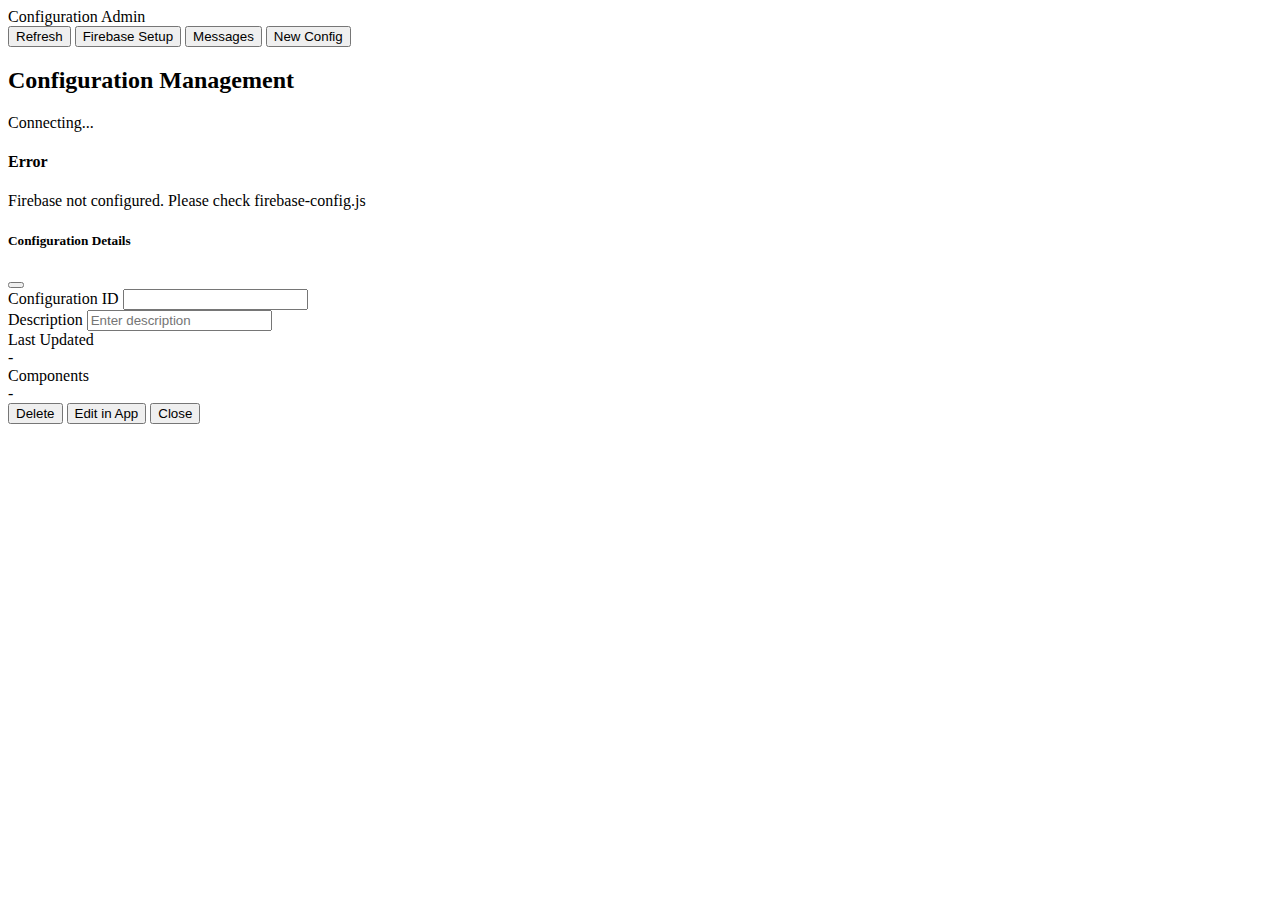
<file: admin.html>
<!DOCTYPE html>
<html lang="en">
<head>
    <meta charset="UTF-8">
    <meta name="viewport" content="width=device-width, initial-scale=1.0">
    <title>Configuration Admin - Digital Bulletin Board</title>
    <link href="https://cdn.jsdelivr.net/npm/bootstrap@5.3.0/dist/css/bootstrap.min.css" rel="stylesheet">
    <link href="https://cdnjs.cloudflare.com/ajax/libs/font-awesome/6.4.0/css/all.min.css" rel="stylesheet">
    <style>
        .config-card {
            transition: transform 0.2s;
        }
        .config-card:hover {
            transform: translateY(-2px);
        }
        .config-id {
            font-family: monospace;
            background-color: #f8f9fa;
            padding: 0.25rem 0.5rem;
            border-radius: 0.25rem;
            font-size: 0.875rem;
        }
        .status-indicator {
            width: 12px;
            height: 12px;
            border-radius: 50%;
            display: inline-block;
            margin-right: 0.5rem;
        }
        .status-active { background-color: #28a745; }
        .status-inactive { background-color: #6c757d; }
    </style>
</head>
<body>
    <nav class="navbar navbar-dark bg-dark">
        <div class="container-fluid">
            <span class="navbar-brand">
                <i class="fas fa-cogs me-2"></i>
                Configuration Admin
            </span>
            <div class="d-flex">
                <button class="btn btn-outline-light btn-sm me-2" id="refreshBtn">
                    <i class="fas fa-sync-alt me-1"></i>Refresh
                </button>
                <button class="btn btn-warning btn-sm me-2" id="setupFirebaseBtn">
                    <i class="fas fa-cloud me-1"></i>Firebase Setup
                </button>
                <button class="btn btn-info btn-sm me-2" onclick="window.open('messages-editor.html', '_blank')">
                    <i class="fas fa-comments me-1"></i>Messages
                </button>
                <button class="btn btn-success btn-sm" id="newConfigBtn">
                    <i class="fas fa-plus me-1"></i>New Config
                </button>
            </div>
        </div>
    </nav>

    <div class="container-fluid mt-4">
        <div class="row">
            <div class="col-12">
                <div class="d-flex justify-content-between align-items-center mb-4">
                    <h2>Configuration Management</h2>
                    <div id="connectionStatus" class="badge bg-secondary">
                        <i class="fas fa-circle me-1"></i>Connecting...
                    </div>
                </div>

                <div id="configList" class="row">
                    <div class="col-12 text-center">
                        <div class="spinner-border" role="status">
                            <span class="visually-hidden">Loading...</span>
                        </div>
                        <p class="mt-2">Loading configurations...</p>
                    </div>
                </div>
            </div>
        </div>
    </div>

    <!-- Configuration Modal -->
    <div class="modal fade" id="configModal" tabindex="-1" aria-labelledby="configModalLabel" aria-hidden="true">
        <div class="modal-dialog modal-lg">
            <div class="modal-content">
                <div class="modal-header">
                    <h5 class="modal-title" id="configModalLabel">Configuration Details</h5>
                    <button type="button" class="btn-close" data-bs-dismiss="modal" aria-label="Close"></button>
                </div>
                <div class="modal-body">
                    <div class="mb-3">
                        <label for="modalConfigId" class="form-label">Configuration ID</label>
                        <input type="text" class="form-control" id="modalConfigId" readonly>
                    </div>
                    <div class="mb-3">
                        <label for="modalDescription" class="form-label">Description</label>
                        <input type="text" class="form-control" id="modalDescription" placeholder="Enter description">
                    </div>
                    <div class="mb-3">
                        <label class="form-label">Last Updated</label>
                        <div id="modalLastUpdated" class="form-control-plaintext">-</div>
                    </div>
                    <div class="mb-3">
                        <label class="form-label">Components</label>
                        <div id="modalComponents" class="form-control-plaintext">-</div>
                    </div>
                </div>
                <div class="modal-footer">
                    <button type="button" class="btn btn-danger" id="deleteConfigBtn">
                        <i class="fas fa-trash me-1"></i>Delete
                    </button>
                    <button type="button" class="btn btn-primary" id="editConfigBtn">
                        <i class="fas fa-edit me-1"></i>Edit in App
                    </button>
                    <button type="button" class="btn btn-secondary" data-bs-dismiss="modal">Close</button>
                </div>
            </div>
        </div>
    </div>

    <!-- Bootstrap JS -->
    <script src="https://cdn.jsdelivr.net/npm/bootstrap@5.3.0/dist/js/bootstrap.bundle.min.js"></script>
    
    <!-- Firebase SDK -->
    <script src="https://www.gstatic.com/firebasejs/10.7.1/firebase-app-compat.js"></script>
    <script src="https://www.gstatic.com/firebasejs/10.7.1/firebase-database-compat.js"></script>
    
    <!-- Configuration files -->
    <script src="firebase-config.js"></script>

    <script>
        class ConfigAdmin {
            constructor() {
                this.database = window.firebaseDatabase;
                this.configurations = new Map();
                this.currentModal = null;
                
                this.init();
            }

            init() {
                if (!this.database) {
                    this.showError('Firebase not configured. Please check firebase-config.js');
                    return;
                }

                this.setupEventListeners();
                this.checkConnection();
                this.loadConfigurations();
            }

            setupEventListeners() {
                document.getElementById('refreshBtn').addEventListener('click', () => {
                    this.loadConfigurations();
                });

                document.getElementById('setupFirebaseBtn').addEventListener('click', async () => {
                    if (window.configService) {
                        try {
                            const configId = await window.configService.setupFirebaseConfig();
                            if (configId) {
                                alert(`Firebase configuration set up successfully with ID: ${configId}`);
                                this.loadConfigurations(); // Refresh the list
                            }
                        } catch (error) {
                            alert('Failed to set up Firebase configuration: ' + error.message);
                        }
                    } else {
                        alert('Configuration service not available');
                    }
                });

                document.getElementById('newConfigBtn').addEventListener('click', () => {
                    window.open('upload-config.html', '_blank');
                });

                document.getElementById('editConfigBtn').addEventListener('click', () => {
                    const configId = document.getElementById('modalConfigId').value;
                    if (configId) {
                        // Store the config ID and open the main app
                        localStorage.setItem('bulletinBoardConfigId', configId);
                        window.open('index.html', '_blank');
                    }
                });

                document.getElementById('deleteConfigBtn').addEventListener('click', () => {
                    this.deleteConfiguration();
                });
            }

            checkConnection() {
                const statusElement = document.getElementById('connectionStatus');
                
                this.database.ref('.info/connected').on('value', (snapshot) => {
                    if (snapshot.val() === true) {
                        statusElement.className = 'badge bg-success';
                        statusElement.innerHTML = '<i class="fas fa-circle me-1"></i>Connected';
                    } else {
                        statusElement.className = 'badge bg-danger';
                        statusElement.innerHTML = '<i class="fas fa-circle me-1"></i>Disconnected';
                    }
                });
            }

            async loadConfigurations() {
                const configList = document.getElementById('configList');
                configList.innerHTML = `
                    <div class="col-12 text-center">
                        <div class="spinner-border" role="status">
                            <span class="visually-hidden">Loading...</span>
                        </div>
                        <p class="mt-2">Loading configurations...</p>
                    </div>
                `;

                try {
                    const snapshot = await this.database.ref('configurations').once('value');
                    const configs = snapshot.val();

                    if (!configs) {
                        configList.innerHTML = `
                            <div class="col-12 text-center">
                                <div class="alert alert-info">
                                    <h4>No configurations found</h4>
                                    <p>Create your first configuration using the "New Config" button.</p>
                                </div>
                            </div>
                        `;
                        return;
                    }

                    this.configurations.clear();
                    configList.innerHTML = '';

                    Object.keys(configs).forEach(configId => {
                        const config = configs[configId];
                        this.configurations.set(configId, config);
                        this.createConfigCard(configId, config);
                    });

                } catch (error) {
                    console.error('Failed to load configurations:', error);
                    this.showError('Failed to load configurations: ' + error.message);
                }
            }

            createConfigCard(configId, config) {
                const configList = document.getElementById('configList');
                const metadata = config.metadata || {};
                const bulletinConfig = config.bulletinConfig || {};
                const componentCount = bulletinConfig.components ? bulletinConfig.components.length : 0;
                
                const cardHtml = `
                    <div class="col-md-6 col-lg-4 mb-3">
                        <div class="card config-card h-100" data-config-id="${configId}">
                            <div class="card-header d-flex justify-content-between align-items-center">
                                <span class="config-id">${configId}</span>
                                <span class="status-indicator status-active" title="Active"></span>
                            </div>
                            <div class="card-body">
                                <h6 class="card-title">${metadata.description || 'No description'}</h6>
                                <p class="card-text">
                                    <small class="text-muted">
                                        <i class="fas fa-puzzle-piece me-1"></i>${componentCount} components<br>
                                        <i class="fas fa-clock me-1"></i>Updated: ${metadata.uploadedAt ? new Date(metadata.uploadedAt).toLocaleDateString() : 'Unknown'}
                                    </small>
                                </p>
                            </div>
                            <div class="card-footer">
                                <button class="btn btn-sm btn-outline-primary me-2" onclick="configAdmin.viewConfig('${configId}')">
                                    <i class="fas fa-eye me-1"></i>View
                                </button>
                                <button class="btn btn-sm btn-outline-success" onclick="configAdmin.useConfig('${configId}')">
                                    <i class="fas fa-play me-1"></i>Use
                                </button>
                            </div>
                        </div>
                    </div>
                `;

                configList.insertAdjacentHTML('beforeend', cardHtml);
            }

            viewConfig(configId) {
                const config = this.configurations.get(configId);
                if (!config) return;

                const metadata = config.metadata || {};
                const bulletinConfig = config.bulletinConfig || {};
                
                document.getElementById('modalConfigId').value = configId;
                document.getElementById('modalDescription').value = metadata.description || '';
                document.getElementById('modalLastUpdated').textContent = metadata.uploadedAt ? 
                    new Date(metadata.uploadedAt).toLocaleString() : 'Unknown';
                document.getElementById('modalComponents').textContent = bulletinConfig.components ? 
                    `${bulletinConfig.components.length} components configured` : 'No components';

                this.currentModal = new bootstrap.Modal(document.getElementById('configModal'));
                this.currentModal.show();
            }

            useConfig(configId) {
                localStorage.setItem('bulletinBoardConfigId', configId);
                window.open('index.html', '_blank');
            }

            async deleteConfiguration() {
                const configId = document.getElementById('modalConfigId').value;
                if (!configId) return;

                if (!confirm(`Are you sure you want to delete configuration "${configId}"? This action cannot be undone.`)) {
                    return;
                }

                try {
                    await this.database.ref(`configurations/${configId}`).remove();
                    console.log(`Configuration ${configId} deleted`);
                    
                    if (this.currentModal) {
                        this.currentModal.hide();
                    }
                    
                    this.loadConfigurations();
                } catch (error) {
                    console.error('Failed to delete configuration:', error);
                    alert('Failed to delete configuration: ' + error.message);
                }
            }

            showError(message) {
                const configList = document.getElementById('configList');
                configList.innerHTML = `
                    <div class="col-12">
                        <div class="alert alert-danger">
                            <h4>Error</h4>
                            <p>${message}</p>
                        </div>
                    </div>
                `;
            }
        }

        // Initialize when DOM is loaded
        document.addEventListener('DOMContentLoaded', () => {
            window.configAdmin = new ConfigAdmin();
        });
    </script>
</body>
</html>
</file>
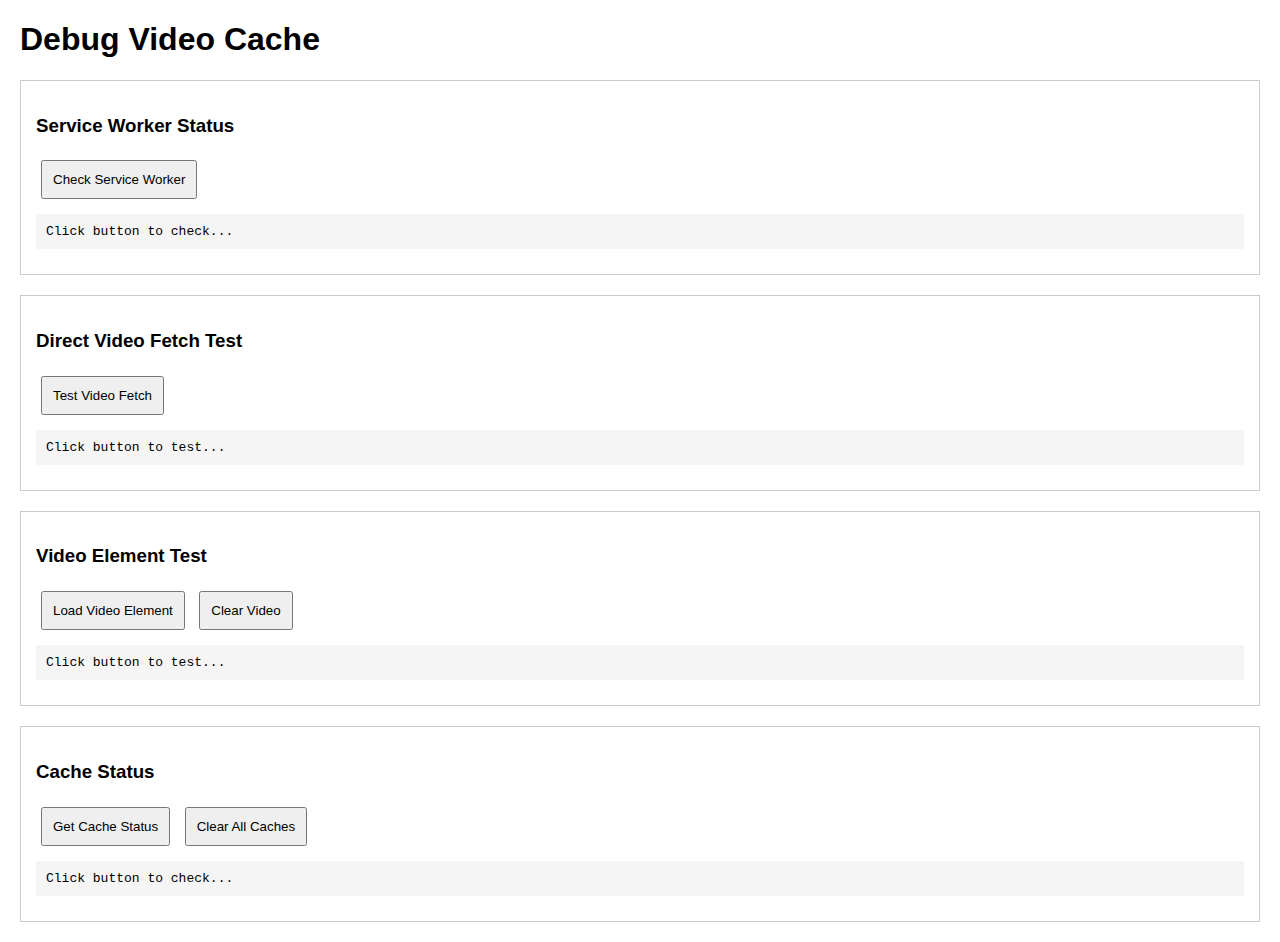
<file: debug-video-cache.html>
<!DOCTYPE html>
<html lang="en">
<head>
    <meta charset="UTF-8">
    <meta name="viewport" content="width=device-width, initial-scale=1.0">
    <title>Debug Video Cache</title>
    <style>
        body { font-family: Arial, sans-serif; margin: 20px; }
        .test-section { margin: 20px 0; padding: 15px; border: 1px solid #ccc; }
        .log { background: #f5f5f5; padding: 10px; margin: 10px 0; font-family: monospace; white-space: pre-wrap; }
        button { margin: 5px; padding: 10px; }
        video { width: 100%; max-width: 400px; }
    </style>
</head>
<body>
    <h1>Debug Video Cache</h1>
    
    <div class="test-section">
        <h3>Service Worker Status</h3>
        <button onclick="checkServiceWorker()">Check Service Worker</button>
        <div id="sw-status" class="log">Click button to check...</div>
    </div>
    
    <div class="test-section">
        <h3>Direct Video Fetch Test</h3>
        <button onclick="testVideoFetch()">Test Video Fetch</button>
        <div id="fetch-log" class="log">Click button to test...</div>
    </div>
    
    <div class="test-section">
        <h3>Video Element Test</h3>
        <button onclick="loadVideoElement()">Load Video Element</button>
        <button onclick="clearVideoElement()">Clear Video</button>
        <div id="video-container"></div>
        <div id="video-log" class="log">Click button to test...</div>
    </div>
    
    <div class="test-section">
        <h3>Cache Status</h3>
        <button onclick="getCacheStatus()">Get Cache Status</button>
        <button onclick="clearAllCaches()">Clear All Caches</button>
        <div id="cache-log" class="log">Click button to check...</div>
    </div>

    <script>
        const testVideoUrl = 'https://devisrael.z39.web.core.windows.net/files/mp4/CalmHeb1.mp4';
        
        // Register service worker
        if ('serviceWorker' in navigator) {
            navigator.serviceWorker.register('/sw.js')
                .then(registration => {
                    console.log('SW registered:', registration);
                })
                .catch(error => {
                    console.error('SW registration failed:', error);
                });
        }
        
        function log(elementId, message) {
            const element = document.getElementById(elementId);
            const timestamp = new Date().toLocaleTimeString();
            element.textContent += `[${timestamp}] ${message}\n`;
        }
        
        async function checkServiceWorker() {
            const statusEl = document.getElementById('sw-status');
            statusEl.textContent = '';
            
            if (!('serviceWorker' in navigator)) {
                log('sw-status', 'Service workers not supported');
                return;
            }
            
            try {
                const registration = await navigator.serviceWorker.getRegistration();
                if (!registration) {
                    log('sw-status', 'No service worker registered');
                    return;
                }
                
                log('sw-status', `Registration scope: ${registration.scope}`);
                log('sw-status', `Installing: ${!!registration.installing}`);
                log('sw-status', `Waiting: ${!!registration.waiting}`);
                log('sw-status', `Active: ${!!registration.active}`);
                log('sw-status', `Controller: ${!!navigator.serviceWorker.controller}`);
                
                if (navigator.serviceWorker.controller) {
                    log('sw-status', '✅ Service worker is controlling this page');
                } else {
                    log('sw-status', '❌ Service worker is NOT controlling this page');
                }
            } catch (error) {
                log('sw-status', `Error: ${error.message}`);
            }
        }
        
        async function testVideoFetch() {
            const logEl = document.getElementById('fetch-log');
            logEl.textContent = '';
            
            log('fetch-log', `Testing fetch for: ${testVideoUrl}`);
            
            try {
                const startTime = Date.now();
                const response = await fetch(testVideoUrl, {
                    method: 'GET',
                    headers: {
                        'Accept': 'video/mp4,video/*'
                    }
                });
                const endTime = Date.now();
                
                log('fetch-log', `Response status: ${response.status}`);
                log('fetch-log', `Response time: ${endTime - startTime}ms`);
                log('fetch-log', `Content-Type: ${response.headers.get('Content-Type')}`);
                log('fetch-log', `Content-Length: ${response.headers.get('Content-Length')}`);
                log('fetch-log', `Cache-Control: ${response.headers.get('Cache-Control')}`);
                
                if (response.ok) {
                    log('fetch-log', '✅ Fetch successful');
                } else {
                    log('fetch-log', '❌ Fetch failed');
                }
            } catch (error) {
                log('fetch-log', `❌ Fetch error: ${error.message}`);
            }
        }
        
        function loadVideoElement() {
            const container = document.getElementById('video-container');
            const logEl = document.getElementById('video-log');
            logEl.textContent = '';
            
            log('video-log', 'Creating video element...');
            
            const video = document.createElement('video');
            video.controls = true;
            video.preload = 'metadata';
            video.style.width = '100%';
            video.style.maxWidth = '400px';
            
            video.addEventListener('loadstart', () => {
                log('video-log', '📹 Video loadstart event');
            });
            
            video.addEventListener('loadedmetadata', () => {
                log('video-log', '📹 Video metadata loaded');
            });
            
            video.addEventListener('canplay', () => {
                log('video-log', '📹 Video can play');
            });
            
            video.addEventListener('error', (e) => {
                log('video-log', `❌ Video error: ${e.message || 'Unknown error'}`);
            });
            
            container.innerHTML = '';
            container.appendChild(video);
            
            log('video-log', `Setting video source: ${testVideoUrl}`);
            video.src = testVideoUrl;
        }
        
        function clearVideoElement() {
            document.getElementById('video-container').innerHTML = '';
            log('video-log', 'Video element cleared');
        }
        
        async function getCacheStatus() {
            const logEl = document.getElementById('cache-log');
            logEl.textContent = '';
            
            try {
                const cacheNames = await caches.keys();
                log('cache-log', `Found ${cacheNames.length} caches:`);
                
                for (const cacheName of cacheNames) {
                    const cache = await caches.open(cacheName);
                    const requests = await cache.keys();
                    log('cache-log', `  ${cacheName}: ${requests.length} items`);
                    
                    for (const request of requests) {
                        if (request.url.includes('.mp4')) {
                            log('cache-log', `    📹 ${request.url}`);
                        }
                    }
                }
            } catch (error) {
                log('cache-log', `❌ Error: ${error.message}`);
            }
        }
        
        async function clearAllCaches() {
            const logEl = document.getElementById('cache-log');
            
            try {
                const cacheNames = await caches.keys();
                log('cache-log', `Clearing ${cacheNames.length} caches...`);
                
                for (const cacheName of cacheNames) {
                    await caches.delete(cacheName);
                    log('cache-log', `  Deleted: ${cacheName}`);
                }
                
                log('cache-log', '✅ All caches cleared');
            } catch (error) {
                log('cache-log', `❌ Error: ${error.message}`);
            }
        }
        
        // Auto-check service worker on load
        setTimeout(checkServiceWorker, 1000);
    </script>
</body>
</html>
</file>
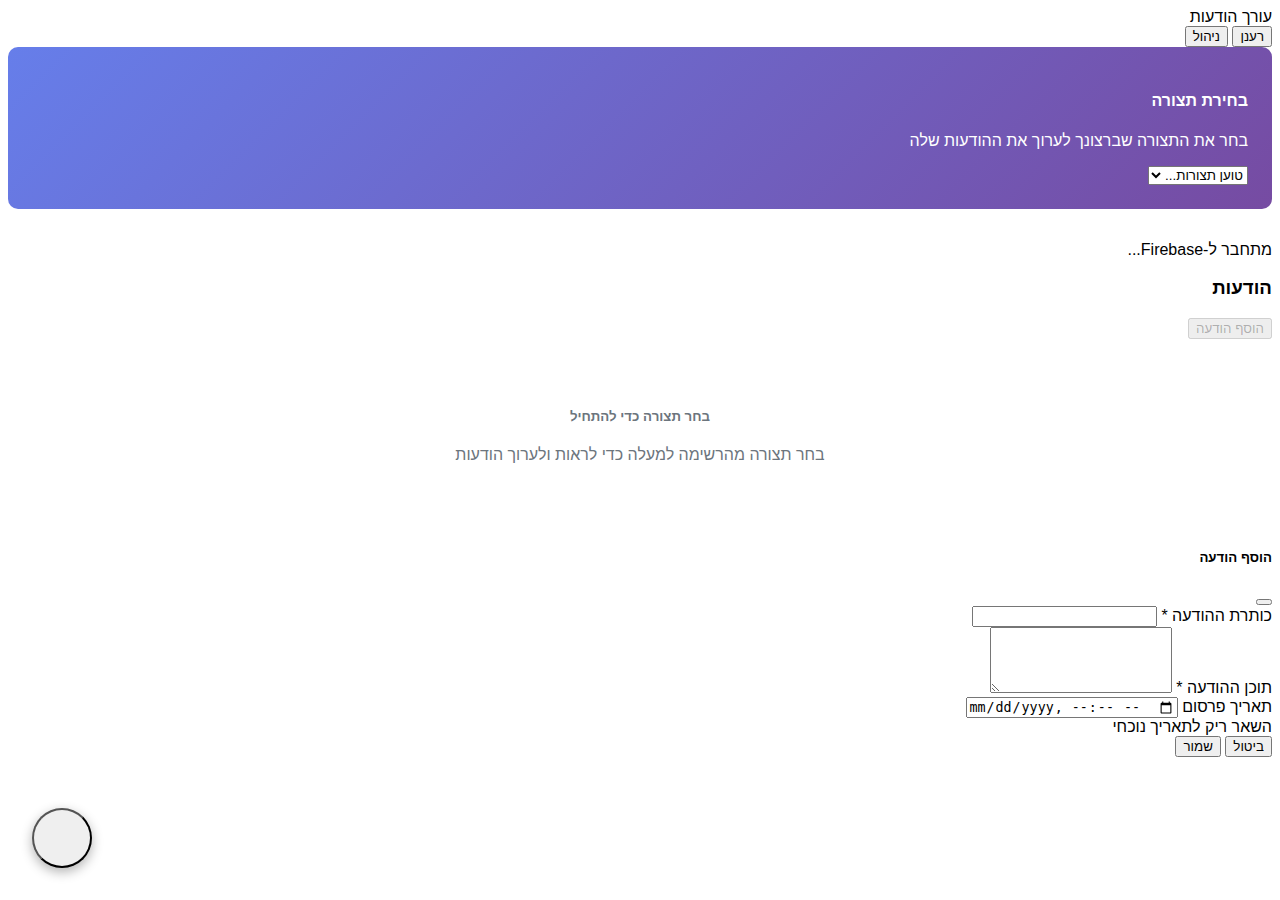
<file: messages-editor.html>
<!DOCTYPE html>
<html lang="he" dir="rtl">
<head>
    <meta charset="UTF-8">
    <meta name="viewport" content="width=device-width, initial-scale=1.0">
    <title>עורך הודעות - לוח מודעות דיגיטלי</title>
    <link href="https://cdn.jsdelivr.net/npm/bootstrap@5.3.0/dist/css/bootstrap.min.css" rel="stylesheet">
    <link href="https://cdnjs.cloudflare.com/ajax/libs/font-awesome/6.4.0/css/all.min.css" rel="stylesheet">
    <link href="https://fonts.googleapis.com/css2?family=Heebo:wght@300;400;500;600;700&display=swap" rel="stylesheet">
    <style>
        body {
            font-family: 'Heebo', sans-serif;
        }
        .message-card {
            transition: transform 0.2s, box-shadow 0.2s;
            border-right: 4px solid #007bff;
        }
        .message-card:hover {
            transform: translateY(-2px);
            box-shadow: 0 4px 12px rgba(0,0,0,0.15);
        }
        .message-date {
            font-size: 0.875rem;
            color: #6c757d;
        }
        .message-actions {
            opacity: 0;
            transition: opacity 0.2s;
        }
        .message-card:hover .message-actions {
            opacity: 1;
        }
        .config-selector {
            background: linear-gradient(135deg, #667eea 0%, #764ba2 100%);
            color: white;
            border-radius: 10px;
            padding: 1.5rem;
            margin-bottom: 2rem;
        }
        .btn-floating {
            position: fixed;
            bottom: 2rem;
            left: 2rem;
            width: 60px;
            height: 60px;
            border-radius: 50%;
            box-shadow: 0 4px 12px rgba(0,0,0,0.3);
            z-index: 1000;
        }
        .empty-state {
            text-align: center;
            padding: 3rem;
            color: #6c757d;
        }
        .empty-state i {
            font-size: 4rem;
            margin-bottom: 1rem;
            opacity: 0.5;
        }
    </style>
</head>
<body>
    <nav class="navbar navbar-dark bg-dark">
        <div class="container-fluid">
            <span class="navbar-brand">
                <i class="fas fa-comments me-2"></i>
                עורך הודעות
            </span>
            <div class="d-flex">
                <button class="btn btn-outline-light btn-sm me-2" id="refreshBtn">
                    <i class="fas fa-sync-alt me-1"></i>רענן
                </button>
                <button class="btn btn-outline-light btn-sm" onclick="window.open('admin.html', '_blank')">
                    <i class="fas fa-cog me-1"></i>ניהול
                </button>
            </div>
        </div>
    </nav>

    <div class="container-fluid mt-4">
        <!-- Configuration Selector -->
        <div class="config-selector">
            <div class="row align-items-center">
                <div class="col-md-8">
                    <h4 class="mb-2">
                        <i class="fas fa-server me-2"></i>
                        בחירת תצורה
                    </h4>
                    <p class="mb-0">בחר את התצורה שברצונך לערוך את ההודעות שלה</p>
                </div>
                <div class="col-md-4">
                    <select class="form-select" id="configSelect">
                        <option value="">טוען תצורות...</option>
                    </select>
                </div>
            </div>
        </div>

        <!-- Connection Status -->
        <div class="row mb-4">
            <div class="col-12">
                <div id="connectionStatus" class="alert alert-info">
                    <i class="fas fa-circle-notch fa-spin me-2"></i>מתחבר ל-Firebase...
                </div>
            </div>
        </div>

        <!-- Messages List -->
        <div class="row">
            <div class="col-12">
                <div class="d-flex justify-content-between align-items-center mb-3">
                    <h3>הודעות</h3>
                    <button class="btn btn-primary" id="addMessageBtn" disabled>
                        <i class="fas fa-plus me-2"></i>הוסף הודעה
                    </button>
                </div>
                
                <div id="messagesList">
                    <div class="empty-state">
                        <i class="fas fa-comments"></i>
                        <h5>בחר תצורה כדי להתחיל</h5>
                        <p>בחר תצורה מהרשימה למעלה כדי לראות ולערוך הודעות</p>
                    </div>
                </div>
            </div>
        </div>
    </div>

    <!-- Add/Edit Message Modal -->
    <div class="modal fade" id="messageModal" tabindex="-1" aria-labelledby="messageModalLabel" aria-hidden="true">
        <div class="modal-dialog modal-lg">
            <div class="modal-content">
                <div class="modal-header">
                    <h5 class="modal-title" id="messageModalLabel">הוסף הודעה</h5>
                    <button type="button" class="btn-close" data-bs-dismiss="modal" aria-label="Close"></button>
                </div>
                <div class="modal-body">
                    <form id="messageForm">
                        <div class="mb-3">
                            <label for="messageTitle" class="form-label">כותרת ההודעה *</label>
                            <input type="text" class="form-control" id="messageTitle" required>
                        </div>
                        <div class="mb-3">
                            <label for="messageDescription" class="form-label">תוכן ההודעה *</label>
                            <textarea class="form-control" id="messageDescription" rows="4" required></textarea>
                        </div>
                        <div class="mb-3">
                            <label for="messagePubDate" class="form-label">תאריך פרסום</label>
                            <input type="datetime-local" class="form-control" id="messagePubDate">
                            <div class="form-text">השאר ריק לתאריך נוכחי</div>
                        </div>
                    </form>
                </div>
                <div class="modal-footer">
                    <button type="button" class="btn btn-secondary" data-bs-dismiss="modal">ביטול</button>
                    <button type="button" class="btn btn-primary" id="saveMessageBtn">
                        <span class="spinner-border spinner-border-sm me-2 d-none" role="status"></span>
                        שמור
                    </button>
                </div>
            </div>
        </div>
    </div>

    <!-- Floating Action Button -->
    <button class="btn btn-primary btn-floating d-none" id="floatingAddBtn">
        <i class="fas fa-plus"></i>
    </button>

    <!-- Bootstrap JS -->
    <script src="https://cdn.jsdelivr.net/npm/bootstrap@5.3.0/dist/js/bootstrap.bundle.min.js"></script>
    
    <!-- Firebase SDK -->
    <script src="https://www.gstatic.com/firebasejs/10.7.1/firebase-app-compat.js"></script>
    <script src="https://www.gstatic.com/firebasejs/10.7.1/firebase-database-compat.js"></script>
    
    <!-- Configuration files -->
    <script src="firebase-config.js"></script>
    <script src="messages-service.js"></script>

    <script>
        class MessagesEditor {
            constructor() {
                this.database = window.firebaseDatabase;
                this.messagesService = window.messagesService;
                this.currentConfigId = null;
                this.currentEditingId = null;
                this.configurations = new Map();
                this.messagesListener = null;
                
                this.init();
            }

            init() {
                if (!this.database || !this.messagesService) {
                    this.showError('Firebase או שירות ההודעות לא זמינים. בדוק את ההגדרות.');
                    return;
                }

                this.setupEventListeners();
                this.checkConnection();
                this.loadConfigurations();
            }

            setupEventListeners() {
                // Configuration selector
                document.getElementById('configSelect').addEventListener('change', (e) => {
                    this.selectConfiguration(e.target.value);
                });

                // Add message buttons
                document.getElementById('addMessageBtn').addEventListener('click', () => {
                    this.showMessageModal();
                });
                
                document.getElementById('floatingAddBtn').addEventListener('click', () => {
                    this.showMessageModal();
                });

                // Save message
                document.getElementById('saveMessageBtn').addEventListener('click', () => {
                    this.saveMessage();
                });

                // Refresh button
                document.getElementById('refreshBtn').addEventListener('click', () => {
                    if (this.currentConfigId) {
                        this.loadMessages();
                    }
                });

                // Form validation
                const form = document.getElementById('messageForm');
                form.addEventListener('input', () => {
                    this.validateForm();
                });
            }

            checkConnection() {
                const statusElement = document.getElementById('connectionStatus');
                
                this.database.ref('.info/connected').on('value', (snapshot) => {
                    if (snapshot.val() === true) {
                        statusElement.className = 'alert alert-success';
                        statusElement.innerHTML = '<i class="fas fa-check-circle me-2"></i>מחובר ל-Firebase בהצלחה';
                    } else {
                        statusElement.className = 'alert alert-danger';
                        statusElement.innerHTML = '<i class="fas fa-exclamation-circle me-2"></i>לא מחובר ל-Firebase';
                    }
                });
            }

            async loadConfigurations() {
                try {
                    const snapshot = await this.database.ref('configurations').once('value');
                    const configs = snapshot.val();
                    
                    const select = document.getElementById('configSelect');
                    select.innerHTML = '<option value="">בחר תצורה...</option>';
                    
                    if (configs) {
                        Object.keys(configs).forEach(configId => {
                            const option = document.createElement('option');
                            option.value = configId;
                            option.textContent = configId;
                            select.appendChild(option);
                            
                            this.configurations.set(configId, configs[configId]);
                        });
                        
                        // Auto-select stored config if available
                        const storedConfigId = localStorage.getItem('bulletinBoardConfigId');
                        if (storedConfigId && configs[storedConfigId]) {
                            select.value = storedConfigId;
                            this.selectConfiguration(storedConfigId);
                        }
                    } else {
                        select.innerHTML = '<option value="">לא נמצאו תצורות</option>';
                    }
                } catch (error) {
                    console.error('Failed to load configurations:', error);
                    this.showError('שגיאה בטעינת התצורות: ' + error.message);
                }
            }

            selectConfiguration(configId) {
                if (this.messagesListener) {
                    this.messagesListener();
                    this.messagesListener = null;
                }

                this.currentConfigId = configId;
                
                if (configId) {
                    document.getElementById('addMessageBtn').disabled = false;
                    document.getElementById('floatingAddBtn').classList.remove('d-none');
                    this.loadMessages();
                } else {
                    document.getElementById('addMessageBtn').disabled = true;
                    document.getElementById('floatingAddBtn').classList.add('d-none');
                    this.showEmptyState();
                }
            }

            async loadMessages() {
                if (!this.currentConfigId) return;

                const messagesList = document.getElementById('messagesList');
                messagesList.innerHTML = `
                    <div class="text-center p-4">
                        <div class="spinner-border" role="status">
                            <span class="visually-hidden">טוען...</span>
                        </div>
                        <p class="mt-2">טוען הודעות...</p>
                    </div>
                `;

                try {
                    // Set up real-time listener
                    this.messagesListener = this.messagesService.addMessagesListener(
                        this.currentConfigId, 
                        (messagesData) => {
                            this.displayMessages(messagesData.items);
                        }
                    );
                } catch (error) {
                    console.error('Failed to load messages:', error);
                    this.showError('שגיאה בטעינת ההודעות: ' + error.message);
                }
            }

            displayMessages(messages) {
                const messagesList = document.getElementById('messagesList');
                
                if (!messages || messages.length === 0) {
                    messagesList.innerHTML = `
                        <div class="empty-state">
                            <i class="fas fa-inbox"></i>
                            <h5>אין הודעות</h5>
                            <p>לחץ על "הוסף הודעה" כדי ליצור את ההודעה הראשונה</p>
                        </div>
                    `;
                    return;
                }

                const messagesHtml = messages.map(message => `
                    <div class="card message-card mb-3">
                        <div class="card-body">
                            <div class="d-flex justify-content-between align-items-start">
                                <div class="flex-grow-1">
                                    <h5 class="card-title">${this.escapeHtml(message.title)}</h5>
                                    <p class="card-text">${this.escapeHtml(message.description)}</p>
                                    <small class="message-date">
                                        <i class="fas fa-calendar me-1"></i>
                                        ${new Date(message.pubDate).toLocaleDateString('he-IL')} 
                                        ${new Date(message.pubDate).toLocaleTimeString('he-IL', {hour: '2-digit', minute: '2-digit'})}
                                    </small>
                                </div>
                                <div class="message-actions">
                                    <button class="btn btn-sm btn-outline-primary me-2" onclick="messagesEditor.editMessage('${message.id}')">
                                        <i class="fas fa-edit"></i>
                                    </button>
                                    <button class="btn btn-sm btn-outline-danger" onclick="messagesEditor.deleteMessage('${message.id}', '${this.escapeHtml(message.title)}')">
                                        <i class="fas fa-trash"></i>
                                    </button>
                                </div>
                            </div>
                        </div>
                    </div>
                `).join('');

                messagesList.innerHTML = messagesHtml;
            }

            showMessageModal(messageData = null) {
                const modal = new bootstrap.Modal(document.getElementById('messageModal'));
                const modalTitle = document.getElementById('messageModalLabel');
                const form = document.getElementById('messageForm');
                
                if (messageData) {
                    // Edit mode
                    modalTitle.textContent = 'ערוך הודעה';
                    this.currentEditingId = messageData.id;
                    
                    document.getElementById('messageTitle').value = messageData.title;
                    document.getElementById('messageDescription').value = messageData.description;
                    
                    // Convert pubDate to datetime-local format
                    const pubDate = new Date(messageData.pubDate);
                    const localDateTime = new Date(pubDate.getTime() - pubDate.getTimezoneOffset() * 60000)
                        .toISOString().slice(0, 16);
                    document.getElementById('messagePubDate').value = localDateTime;
                } else {
                    // Add mode
                    modalTitle.textContent = 'הוסף הודעה';
                    this.currentEditingId = null;
                    form.reset();
                    
                    // Set current date/time
                    const now = new Date();
                    const localDateTime = new Date(now.getTime() - now.getTimezoneOffset() * 60000)
                        .toISOString().slice(0, 16);
                    document.getElementById('messagePubDate').value = localDateTime;
                }
                
                this.validateForm();
                modal.show();
            }

            async saveMessage() {
                if (!this.validateForm()) return;

                const saveBtn = document.getElementById('saveMessageBtn');
                const spinner = saveBtn.querySelector('.spinner-border');
                
                saveBtn.disabled = true;
                spinner.classList.remove('d-none');

                try {
                    const title = document.getElementById('messageTitle').value.trim();
                    const description = document.getElementById('messageDescription').value.trim();
                    const pubDateInput = document.getElementById('messagePubDate').value;
                    
                    // Convert datetime-local to proper format
                    const pubDate = pubDateInput ? 
                        new Date(pubDateInput).toISOString().replace('T', ' ').substring(0, 19) :
                        new Date().toISOString().replace('T', ' ').substring(0, 19);

                    const messageData = { title, description, pubDate };

                    if (this.currentEditingId) {
                        // Update existing message
                        await this.messagesService.updateMessage(this.currentConfigId, this.currentEditingId, messageData);
                    } else {
                        // Add new message
                        await this.messagesService.addMessage(this.currentConfigId, messageData);
                    }

                    // Close modal
                    const modal = bootstrap.Modal.getInstance(document.getElementById('messageModal'));
                    modal.hide();

                    // Show success message
                    this.showSuccess(this.currentEditingId ? 'ההודעה עודכנה בהצלחה' : 'ההודעה נוספה בהצלחה');

                } catch (error) {
                    console.error('Failed to save message:', error);
                    this.showError('שגיאה בשמירת ההודעה: ' + error.message);
                } finally {
                    saveBtn.disabled = false;
                    spinner.classList.add('d-none');
                }
            }

            async editMessage(messageId) {
                try {
                    const messagesData = await this.messagesService.getMessages(this.currentConfigId);
                    const message = messagesData.items.find(item => item.id === messageId);
                    
                    if (message) {
                        this.showMessageModal(message);
                    } else {
                        this.showError('ההודעה לא נמצאה');
                    }
                } catch (error) {
                    console.error('Failed to load message for editing:', error);
                    this.showError('שגיאה בטעינת ההודעה לעריכה: ' + error.message);
                }
            }

            async deleteMessage(messageId, messageTitle) {
                if (!confirm(`האם אתה בטוח שברצונך למחוק את ההודעה "${messageTitle}"?`)) {
                    return;
                }

                try {
                    await this.messagesService.deleteMessage(this.currentConfigId, messageId);
                    this.showSuccess('ההודעה נמחקה בהצלחה');
                } catch (error) {
                    console.error('Failed to delete message:', error);
                    this.showError('שגיאה במחיקת ההודעה: ' + error.message);
                }
            }

            validateForm() {
                const title = document.getElementById('messageTitle').value.trim();
                const description = document.getElementById('messageDescription').value.trim();
                const saveBtn = document.getElementById('saveMessageBtn');
                
                const isValid = title && description;
                saveBtn.disabled = !isValid;
                
                return isValid;
            }

            showEmptyState() {
                const messagesList = document.getElementById('messagesList');
                messagesList.innerHTML = `
                    <div class="empty-state">
                        <i class="fas fa-comments"></i>
                        <h5>בחר תצורה כדי להתחיל</h5>
                        <p>בחר תצורה מהרשימה למעלה כדי לראות ולערוך הודעות</p>
                    </div>
                `;
            }

            showError(message) {
                // You can implement a toast notification system here
                alert('שגיאה: ' + message);
            }

            showSuccess(message) {
                // You can implement a toast notification system here
                console.log('Success: ' + message);
            }

            escapeHtml(text) {
                const div = document.createElement('div');
                div.textContent = text;
                return div.innerHTML;
            }
        }

        // Initialize when DOM is loaded
        document.addEventListener('DOMContentLoaded', () => {
            window.messagesEditor = new MessagesEditor();
        });
    </script>
</body>
</html>
</file>
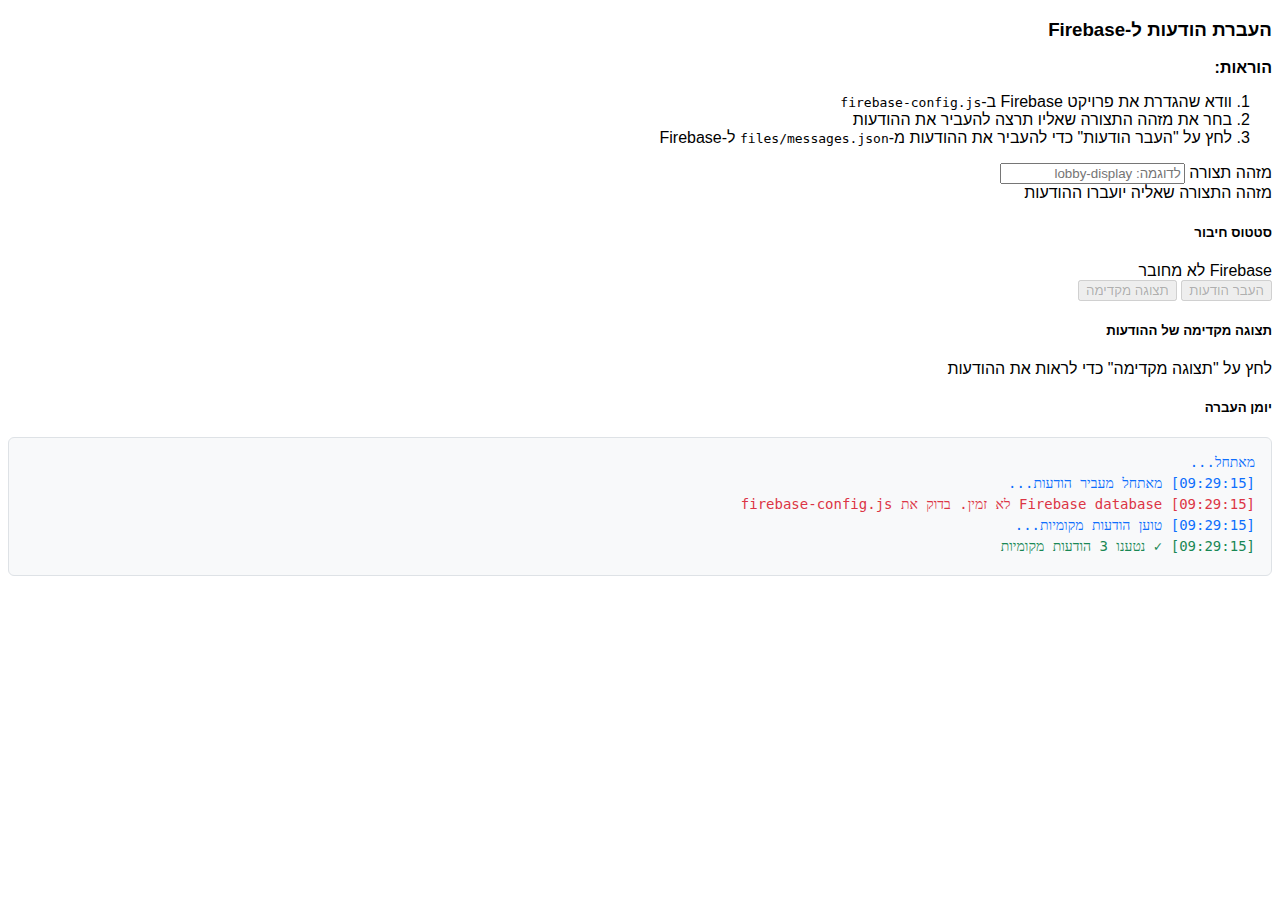
<file: migrate-messages.html>
<!DOCTYPE html>
<html lang="he" dir="rtl">
<head>
    <meta charset="UTF-8">
    <meta name="viewport" content="width=device-width, initial-scale=1.0">
    <title>העברת הודעות ל-Firebase</title>
    <link href="https://cdn.jsdelivr.net/npm/bootstrap@5.3.0/dist/css/bootstrap.min.css" rel="stylesheet">
    <link href="https://cdnjs.cloudflare.com/ajax/libs/font-awesome/6.4.0/css/all.min.css" rel="stylesheet">
    <link href="https://fonts.googleapis.com/css2?family=Heebo:wght@300;400;500;600;700&display=swap" rel="stylesheet">
    <style>
        body {
            font-family: 'Heebo', sans-serif;
        }
        .log-container {
            background-color: #f8f9fa;
            border: 1px solid #dee2e6;
            border-radius: 0.375rem;
            padding: 1rem;
            max-height: 400px;
            overflow-y: auto;
            font-family: monospace;
            font-size: 0.875rem;
        }
        .log-entry {
            margin-bottom: 0.25rem;
        }
        .log-success { color: #198754; }
        .log-error { color: #dc3545; }
        .log-info { color: #0d6efd; }
        .log-warning { color: #fd7e14; }
        .preview-card {
            border-right: 4px solid #007bff;
        }
    </style>
</head>
<body>
    <div class="container mt-5">
        <div class="row justify-content-center">
            <div class="col-md-10">
                <div class="card">
                    <div class="card-header">
                        <h3 class="card-title mb-0">
                            <i class="fas fa-database me-2"></i>
                            העברת הודעות ל-Firebase
                        </h3>
                    </div>
                    <div class="card-body">
                        <div class="alert alert-info">
                            <strong>הוראות:</strong>
                            <ol class="mb-0 mt-2">
                                <li>וודא שהגדרת את פרויקט Firebase ב-<code>firebase-config.js</code></li>
                                <li>בחר את מזהה התצורה שאליו תרצה להעביר את ההודעות</li>
                                <li>לחץ על "העבר הודעות" כדי להעביר את ההודעות מ-<code>files/messages.json</code> ל-Firebase</li>
                            </ol>
                        </div>

                        <div class="row">
                            <div class="col-md-6">
                                <div class="mb-3">
                                    <label for="configIdInput" class="form-label">מזהה תצורה</label>
                                    <input type="text" class="form-control" id="configIdInput" placeholder="לדוגמה: lobby-display" required>
                                    <div class="form-text">מזהה התצורה שאליה יועברו ההודעות</div>
                                </div>

                                <div class="mb-3">
                                    <h5>סטטוס חיבור</h5>
                                    <div id="status-container">
                                        <div class="d-flex align-items-center">
                                            <div class="spinner-border spinner-border-sm me-2" role="status">
                                                <span class="visually-hidden">טוען...</span>
                                            </div>
                                            <span>בודק חיבור ל-Firebase...</span>
                                        </div>
                                    </div>
                                </div>

                                <div class="mb-3">
                                    <button id="migrate-btn" class="btn btn-primary" disabled>
                                        <span class="spinner-border spinner-border-sm me-2 d-none" role="status"></span>
                                        <i class="fas fa-upload me-2"></i>העבר הודעות
                                    </button>
                                    <button id="preview-btn" class="btn btn-secondary ms-2" disabled>
                                        <i class="fas fa-eye me-2"></i>תצוגה מקדימה
                                    </button>
                                </div>
                            </div>

                            <div class="col-md-6">
                                <div class="mb-3">
                                    <h5>תצוגה מקדימה של ההודעות</h5>
                                    <div id="preview-container" style="max-height: 300px; overflow-y: auto;">
                                        <div class="text-muted text-center p-3">
                                            לחץ על "תצוגה מקדימה" כדי לראות את ההודעות
                                        </div>
                                    </div>
                                </div>
                            </div>
                        </div>

                        <div class="mb-3">
                            <h5>יומן העברה</h5>
                            <div id="log-container" class="log-container">
                                <div class="log-entry log-info">מאתחל...</div>
                            </div>
                        </div>
                    </div>
                </div>
            </div>
        </div>
    </div>

    <!-- Bootstrap JS -->
    <script src="https://cdn.jsdelivr.net/npm/bootstrap@5.3.0/dist/js/bootstrap.bundle.min.js"></script>
    
    <!-- Firebase SDK -->
    <script src="https://www.gstatic.com/firebasejs/10.7.1/firebase-app-compat.js"></script>
    <script src="https://www.gstatic.com/firebasejs/10.7.1/firebase-database-compat.js"></script>
    
    <!-- Configuration files -->
    <script src="firebase-config.js"></script>
    <script src="messages-service.js"></script>

    <script>
        class MessagesMigrator {
            constructor() {
                this.logContainer = document.getElementById('log-container');
                this.statusContainer = document.getElementById('status-container');
                this.migrateBtn = document.getElementById('migrate-btn');
                this.previewBtn = document.getElementById('preview-btn');
                this.configIdInput = document.getElementById('configIdInput');
                this.previewContainer = document.getElementById('preview-container');
                this.messagesData = null;
                
                this.init();
            }

            init() {
                this.log('מאתחל מעביר הודעות...', 'info');
                this.checkFirebaseConnection();
                this.loadLocalMessages();
                
                this.migrateBtn.addEventListener('click', () => this.migrateMessages());
                this.previewBtn.addEventListener('click', () => this.showPreview());
            }

            log(message, type = 'info') {
                const timestamp = new Date().toLocaleTimeString('he-IL', {hour: '2-digit', minute: '2-digit', second: '2-digit'});
                const logEntry = document.createElement('div');
                logEntry.className = `log-entry log-${type}`;
                logEntry.textContent = `[${timestamp}] ${message}`;
                this.logContainer.appendChild(logEntry);
                this.logContainer.scrollTop = this.logContainer.scrollHeight;
            }

            checkFirebaseConnection() {
                if (!window.firebaseDatabase) {
                    this.updateStatus('Firebase לא מחובר', 'danger');
                    this.log('Firebase database לא זמין. בדוק את firebase-config.js', 'error');
                    return;
                }

                // Test connection
                window.firebaseDatabase.ref('.info/connected').on('value', (snapshot) => {
                    if (snapshot.val() === true) {
                        this.updateStatus('Firebase מחובר', 'success');
                        this.log('חיבור Firebase הוקם בהצלחה', 'success');
                        this.migrateBtn.disabled = false;
                        this.previewBtn.disabled = false;
                    } else {
                        this.updateStatus('Firebase מנותק', 'warning');
                        this.log('חיבור Firebase אבד', 'warning');
                    }
                });
            }

            updateStatus(message, type) {
                const iconClass = type === 'success' ? 'check-circle' : 
                                 type === 'danger' ? 'x-circle' : 
                                 type === 'warning' ? 'exclamation-triangle' : 'info-circle';
                
                this.statusContainer.innerHTML = `
                    <div class="alert alert-${type} mb-0 py-2">
                        <i class="fas fa-${iconClass} me-2"></i>${message}
                    </div>
                `;
            }

            async loadLocalMessages() {
                this.log('טוען הודעות מקומיות...', 'info');
                
                try {
                    const response = await fetch('files/messages.json');
                    if (!response.ok) {
                        throw new Error(`HTTP ${response.status}: ${response.statusText}`);
                    }
                    
                    this.messagesData = await response.json();
                    this.log(`✓ נטענו ${this.messagesData.items?.length || 0} הודעות מקומיות`, 'success');
                    
                } catch (error) {
                    this.log(`✗ שגיאה בטעינת הודעות מקומיות: ${error.message}`, 'error');
                    this.messagesData = null;
                }
            }

            showPreview() {
                if (!this.messagesData || !this.messagesData.items) {
                    this.previewContainer.innerHTML = `
                        <div class="alert alert-warning">
                            לא נמצאו הודעות לתצוגה מקדימה
                        </div>
                    `;
                    return;
                }

                const previewHtml = this.messagesData.items.map((message, index) => `
                    <div class="card preview-card mb-2">
                        <div class="card-body py-2">
                            <h6 class="card-title mb-1">${this.escapeHtml(message.title)}</h6>
                            <p class="card-text small mb-1">${this.escapeHtml(message.description)}</p>
                            <small class="text-muted">
                                <i class="fas fa-calendar me-1"></i>
                                ${new Date(message.pubDate).toLocaleDateString('he-IL')}
                            </small>
                        </div>
                    </div>
                `).join('');

                this.previewContainer.innerHTML = `
                    <div class="mb-2">
                        <strong>כותרת הפיד:</strong> ${this.escapeHtml(this.messagesData.feed?.title || 'לא מוגדר')}
                    </div>
                    <div class="mb-2">
                        <strong>תיאור:</strong> ${this.escapeHtml(this.messagesData.feed?.description || 'לא מוגדר')}
                    </div>
                    <div class="mb-2">
                        <strong>מספר הודעות:</strong> ${this.messagesData.items.length}
                    </div>
                    <hr>
                    ${previewHtml}
                `;
            }

            async migrateMessages() {
                this.log('מתחיל העברת הודעות...', 'info');
                this.setButtonLoading(this.migrateBtn, true);

                try {
                    // Get configuration ID
                    const configId = this.configIdInput.value.trim();
                    
                    if (!configId) {
                        this.configIdInput.classList.add('is-invalid');
                        throw new Error('מזהה תצורה נדרש');
                    }
                    
                    this.configIdInput.classList.remove('is-invalid');
                    this.log(`משתמש במזהה תצורה: ${configId}`, 'info');

                    // Check if messages data is available
                    if (!this.messagesData) {
                        throw new Error('נתוני הודעות מקומיות לא זמינים');
                    }

                    // Check if messages service is available
                    if (!window.messagesService || !window.messagesService.isAvailable()) {
                        throw new Error('שירות הודעות Firebase לא זמין');
                    }

                    // Migrate messages
                    this.log('מעביר הודעות ל-Firebase...', 'info');
                    const migratedCount = await window.messagesService.migrateMessagesFromJSON(configId, this.messagesData);
                    
                    this.log(`✓ הועברו ${migratedCount} הודעות בהצלחה`, 'success');
                    this.log(`✓ ההודעות זמינות כעת תחת התצורה: ${configId}`, 'success');
                    
                    // Show next steps
                    this.log('שלבים הבאים:', 'info');
                    this.log('1. עדכן את התצורה לשימוש ב-firebase://messages', 'info');
                    this.log('2. השתמש בעורך ההודעות לניהול ההודעות', 'info');
                    
                    this.updateStatus('העברה הושלמה בהצלחה', 'success');

                } catch (error) {
                    this.log(`✗ העברה נכשלה: ${error.message}`, 'error');
                    this.updateStatus('העברה נכשלה', 'danger');
                } finally {
                    this.setButtonLoading(this.migrateBtn, false);
                }
            }

            setButtonLoading(button, loading) {
                const spinner = button.querySelector('.spinner-border');
                if (loading) {
                    button.disabled = true;
                    spinner.classList.remove('d-none');
                } else {
                    button.disabled = false;
                    spinner.classList.add('d-none');
                }
            }

            escapeHtml(text) {
                if (!text) return '';
                const div = document.createElement('div');
                div.textContent = text;
                return div.innerHTML;
            }
        }

        // Initialize when DOM is loaded
        document.addEventListener('DOMContentLoaded', () => {
            new MessagesMigrator();
        });
    </script>
</body>
</html>
</file>
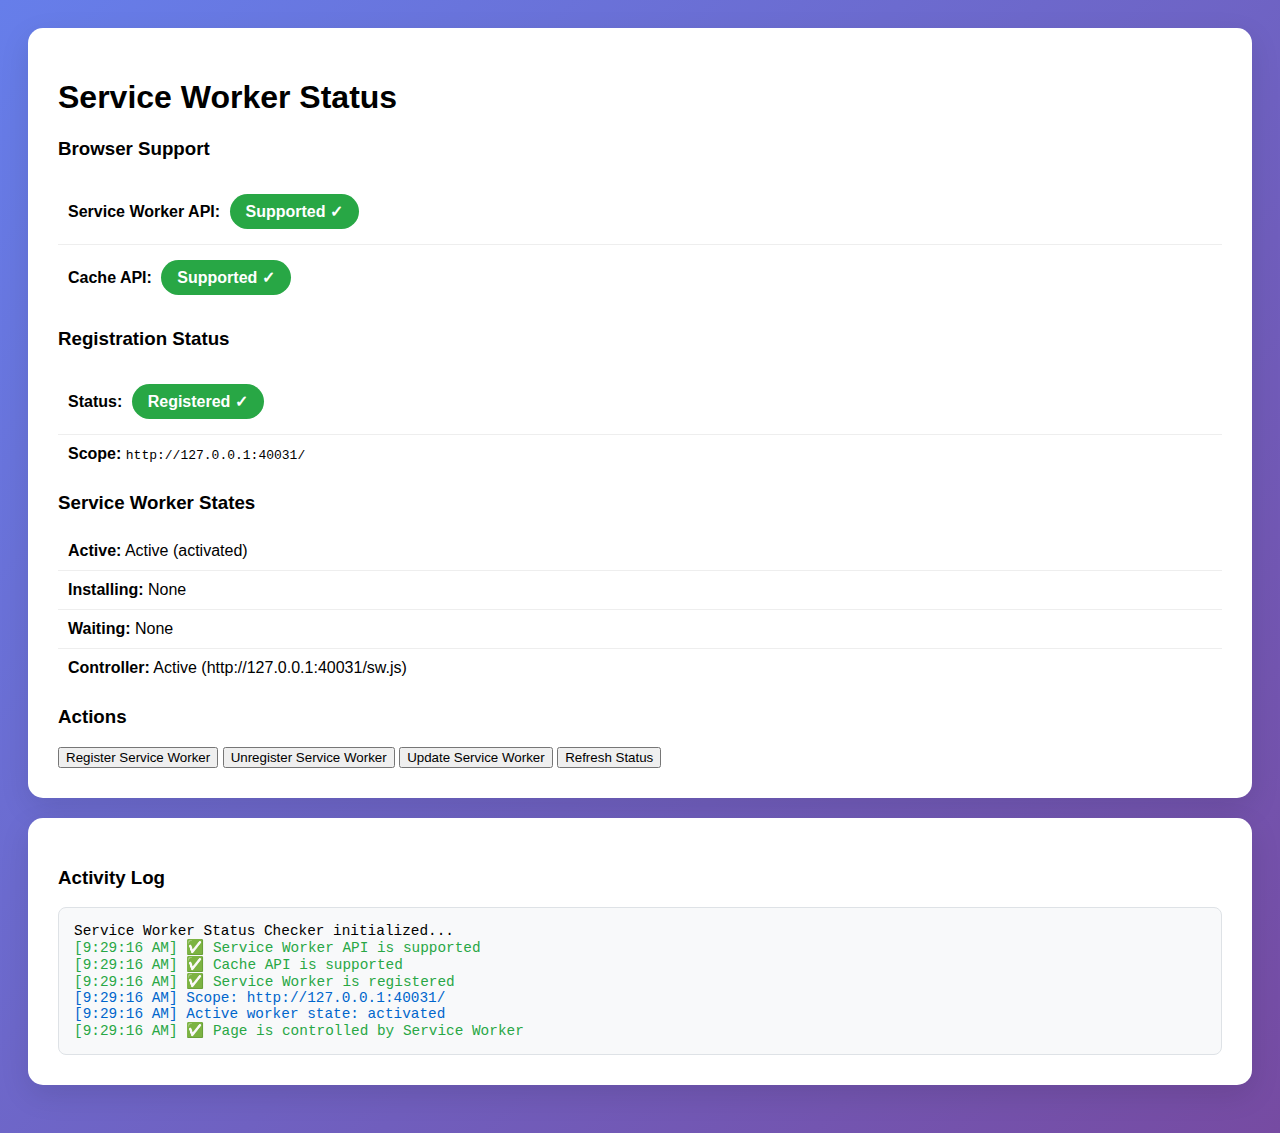
<file: sw-status.html>
<!DOCTYPE html>
<html lang="en">
<head>
    <meta charset="UTF-8">
    <meta name="viewport" content="width=device-width, initial-scale=1.0">
    <title>Service Worker Status</title>
    <link href="https://cdn.jsdelivr.net/npm/bootstrap@5.3.0/dist/css/bootstrap.min.css" rel="stylesheet">
    <link href="https://cdnjs.cloudflare.com/ajax/libs/font-awesome/6.4.0/css/all.min.css" rel="stylesheet">
    <style>
        body {
            font-family: 'Segoe UI', Tahoma, Geneva, Verdana, sans-serif;
            background: linear-gradient(135deg, #667eea 0%, #764ba2 100%);
            min-height: 100vh;
            padding: 20px;
        }
        .status-card {
            background: white;
            border-radius: 15px;
            box-shadow: 0 10px 30px rgba(0,0,0,0.1);
            padding: 30px;
            margin-bottom: 20px;
        }
        .status-badge {
            display: inline-block;
            padding: 8px 16px;
            border-radius: 20px;
            font-weight: 600;
            margin: 5px;
        }
        .status-active { background: #28a745; color: white; }
        .status-inactive { background: #dc3545; color: white; }
        .status-installing { background: #ffc107; color: black; }
        .status-waiting { background: #17a2b8; color: white; }
        .info-row {
            padding: 10px;
            border-bottom: 1px solid #eee;
        }
        .info-row:last-child {
            border-bottom: none;
        }
        .log-container {
            background: #f8f9fa;
            border: 1px solid #dee2e6;
            border-radius: 8px;
            padding: 15px;
            max-height: 400px;
            overflow-y: auto;
            font-family: 'Courier New', monospace;
            font-size: 0.9em;
        }
    </style>
</head>
<body>
    <div class="container">
        <div class="row justify-content-center">
            <div class="col-lg-10">
                <div class="status-card">
                    <h1 class="text-center mb-4">
                        <i class="fas fa-cog fa-spin text-primary"></i>
                        Service Worker Status
                    </h1>
                    
                    <div class="row mb-4">
                        <div class="col-md-6">
                            <h3>Browser Support</h3>
                            <div class="info-row">
                                <strong>Service Worker API:</strong>
                                <span id="sw-support" class="status-badge">Checking...</span>
                            </div>
                            <div class="info-row">
                                <strong>Cache API:</strong>
                                <span id="cache-support" class="status-badge">Checking...</span>
                            </div>
                        </div>
                        
                        <div class="col-md-6">
                            <h3>Registration Status</h3>
                            <div class="info-row">
                                <strong>Status:</strong>
                                <span id="reg-status" class="status-badge">Checking...</span>
                            </div>
                            <div class="info-row">
                                <strong>Scope:</strong>
                                <code id="sw-scope" class="text-muted">N/A</code>
                            </div>
                        </div>
                    </div>
                    
                    <div class="row mb-4">
                        <div class="col-12">
                            <h3>Service Worker States</h3>
                            <div class="info-row">
                                <strong>Active:</strong>
                                <span id="sw-active" class="text-muted">None</span>
                            </div>
                            <div class="info-row">
                                <strong>Installing:</strong>
                                <span id="sw-installing" class="text-muted">None</span>
                            </div>
                            <div class="info-row">
                                <strong>Waiting:</strong>
                                <span id="sw-waiting" class="text-muted">None</span>
                            </div>
                            <div class="info-row">
                                <strong>Controller:</strong>
                                <span id="sw-controller" class="text-muted">None</span>
                            </div>
                        </div>
                    </div>
                    
                    <div class="row">
                        <div class="col-12">
                            <h3>Actions</h3>
                            <div class="d-grid gap-2 d-md-flex">
                                <button id="register-sw" class="btn btn-primary">
                                    <i class="fas fa-plus"></i> Register Service Worker
                                </button>
                                <button id="unregister-sw" class="btn btn-danger">
                                    <i class="fas fa-trash"></i> Unregister Service Worker
                                </button>
                                <button id="update-sw" class="btn btn-info">
                                    <i class="fas fa-sync"></i> Update Service Worker
                                </button>
                                <button id="refresh-status" class="btn btn-secondary">
                                    <i class="fas fa-redo"></i> Refresh Status
                                </button>
                            </div>
                        </div>
                    </div>
                </div>
                
                <div class="status-card">
                    <h3>Activity Log</h3>
                    <div id="log-container" class="log-container">
                        <div>Service Worker Status Checker initialized...</div>
                    </div>
                </div>
            </div>
        </div>
    </div>

    <script>
        class ServiceWorkerStatus {
            constructor() {
                this.logContainer = document.getElementById('log-container');
                this.init();
            }

            init() {
                this.checkBrowserSupport();
                this.checkRegistration();
                this.setupEventListeners();
                this.setupAutoRefresh();
            }

            checkBrowserSupport() {
                const swSupport = document.getElementById('sw-support');
                const cacheSupport = document.getElementById('cache-support');

                if ('serviceWorker' in navigator) {
                    swSupport.textContent = 'Supported ✓';
                    swSupport.className = 'status-badge status-active';
                    this.log('✅ Service Worker API is supported', 'success');
                } else {
                    swSupport.textContent = 'Not Supported ✗';
                    swSupport.className = 'status-badge status-inactive';
                    this.log('❌ Service Worker API is NOT supported', 'error');
                }

                if ('caches' in window) {
                    cacheSupport.textContent = 'Supported ✓';
                    cacheSupport.className = 'status-badge status-active';
                    this.log('✅ Cache API is supported', 'success');
                } else {
                    cacheSupport.textContent = 'Not Supported ✗';
                    cacheSupport.className = 'status-badge status-inactive';
                    this.log('❌ Cache API is NOT supported', 'error');
                }
            }

            async checkRegistration() {
                if (!('serviceWorker' in navigator)) {
                    document.getElementById('reg-status').textContent = 'Not Available';
                    document.getElementById('reg-status').className = 'status-badge status-inactive';
                    return;
                }

                try {
                    const registration = await navigator.serviceWorker.getRegistration();
                    
                    if (registration) {
                        document.getElementById('reg-status').textContent = 'Registered ✓';
                        document.getElementById('reg-status').className = 'status-badge status-active';
                        document.getElementById('sw-scope').textContent = registration.scope;
                        
                        this.log('✅ Service Worker is registered', 'success');
                        this.log(`Scope: ${registration.scope}`, 'info');
                        
                        this.updateWorkerStates(registration);
                    } else {
                        document.getElementById('reg-status').textContent = 'Not Registered';
                        document.getElementById('reg-status').className = 'status-badge status-inactive';
                        this.log('⚠️ Service Worker is NOT registered', 'warning');
                    }

                    // Check controller
                    if (navigator.serviceWorker.controller) {
                        document.getElementById('sw-controller').textContent = 
                            `Active (${navigator.serviceWorker.controller.scriptURL})`;
                        this.log('✅ Page is controlled by Service Worker', 'success');
                    } else {
                        document.getElementById('sw-controller').textContent = 'Not Controlling';
                        this.log('⚠️ Page is NOT controlled by Service Worker', 'warning');
                    }
                } catch (error) {
                    this.log(`❌ Error checking registration: ${error.message}`, 'error');
                }
            }

            updateWorkerStates(registration) {
                if (registration.active) {
                    document.getElementById('sw-active').textContent = 
                        `Active (${registration.active.state})`;
                    this.log(`Active worker state: ${registration.active.state}`, 'info');
                }

                if (registration.installing) {
                    document.getElementById('sw-installing').textContent = 
                        `Installing (${registration.installing.state})`;
                    this.log(`Installing worker state: ${registration.installing.state}`, 'info');
                }

                if (registration.waiting) {
                    document.getElementById('sw-waiting').textContent = 
                        `Waiting (${registration.waiting.state})`;
                    this.log(`Waiting worker state: ${registration.waiting.state}`, 'info');
                }
            }

            setupEventListeners() {
                document.getElementById('register-sw').addEventListener('click', () => {
                    this.registerServiceWorker();
                });

                document.getElementById('unregister-sw').addEventListener('click', () => {
                    this.unregisterServiceWorker();
                });

                document.getElementById('update-sw').addEventListener('click', () => {
                    this.updateServiceWorker();
                });

                document.getElementById('refresh-status').addEventListener('click', () => {
                    this.checkRegistration();
                });
            }

            async registerServiceWorker() {
                if (!('serviceWorker' in navigator)) {
                    this.log('❌ Service Worker not supported', 'error');
                    return;
                }

                try {
                    this.log('🔄 Registering Service Worker...', 'info');
                    const registration = await navigator.serviceWorker.register('/sw.js', {
                        updateViaCache: 'none'
                    });
                    this.log('✅ Service Worker registered successfully!', 'success');
                    this.log(`Scope: ${registration.scope}`, 'info');

                    // If there's a waiting service worker, activate it
                    if (registration.waiting) {
                        this.log('⚠️ Service worker waiting, sending SKIP_WAITING message', 'warning');
                        registration.waiting.postMessage({ type: 'SKIP_WAITING' });
                    }

                    // Listen for controller change
                    navigator.serviceWorker.addEventListener('controllerchange', () => {
                        this.log('🔄 Controller changed, reloading page...', 'info');
                        setTimeout(() => window.location.reload(), 1000);
                    });

                    setTimeout(() => this.checkRegistration(), 1000);
                } catch (error) {
                    this.log(`❌ Registration failed: ${error.message}`, 'error');
                }
            }

            async unregisterServiceWorker() {
                if (!('serviceWorker' in navigator)) {
                    this.log('❌ Service Worker not supported', 'error');
                    return;
                }

                try {
                    const registration = await navigator.serviceWorker.getRegistration();
                    if (registration) {
                        this.log('🔄 Unregistering Service Worker...', 'info');
                        await registration.unregister();
                        this.log('✅ Service Worker unregistered successfully!', 'success');
                        
                        setTimeout(() => this.checkRegistration(), 1000);
                    } else {
                        this.log('⚠️ No Service Worker to unregister', 'warning');
                    }
                } catch (error) {
                    this.log(`❌ Unregistration failed: ${error.message}`, 'error');
                }
            }

            async updateServiceWorker() {
                if (!('serviceWorker' in navigator)) {
                    this.log('❌ Service Worker not supported', 'error');
                    return;
                }

                try {
                    const registration = await navigator.serviceWorker.getRegistration();
                    if (registration) {
                        this.log('🔄 Checking for Service Worker updates...', 'info');
                        await registration.update();
                        this.log('✅ Update check completed', 'success');
                        
                        setTimeout(() => this.checkRegistration(), 1000);
                    } else {
                        this.log('⚠️ No Service Worker registered to update', 'warning');
                    }
                } catch (error) {
                    this.log(`❌ Update failed: ${error.message}`, 'error');
                }
            }

            setupAutoRefresh() {
                setInterval(() => {
                    this.checkRegistration();
                }, 5000);
            }

            log(message, type = 'info') {
                const timestamp = new Date().toLocaleTimeString();
                const logEntry = document.createElement('div');
                logEntry.style.color = {
                    'info': '#0066cc',
                    'success': '#28a745',
                    'warning': '#ffc107',
                    'error': '#dc3545'
                }[type] || '#000';
                logEntry.textContent = `[${timestamp}] ${message}`;
                
                this.logContainer.appendChild(logEntry);
                this.logContainer.scrollTop = this.logContainer.scrollHeight;
                
                console.log(`[SW Status] ${message}`);
            }
        }

        // Initialize when page loads
        document.addEventListener('DOMContentLoaded', () => {
            new ServiceWorkerStatus();
        });
    </script>
</body>
</html>
</file>
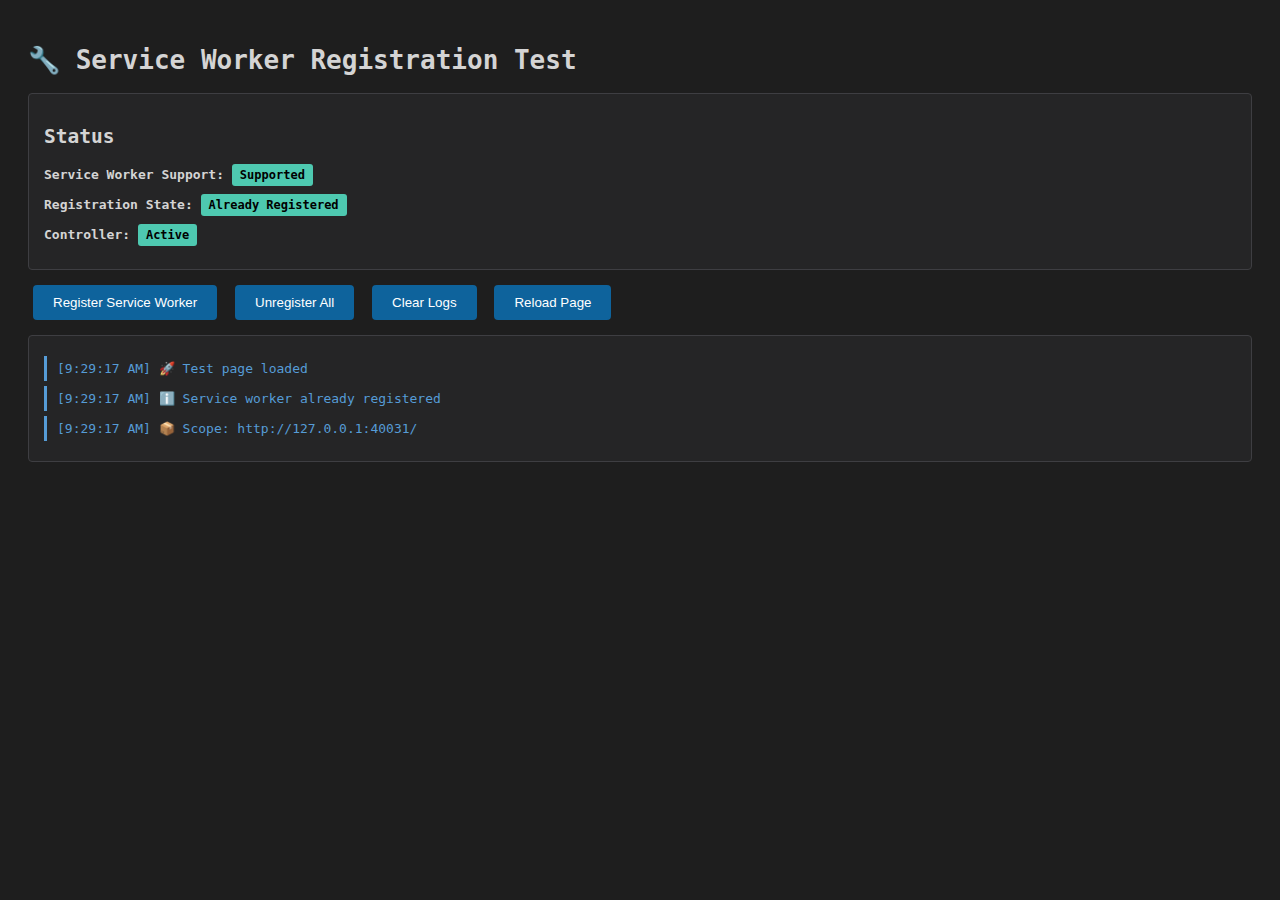
<file: sw-test-minimal.html>
<!DOCTYPE html>
<html lang="en">
<head>
    <meta charset="UTF-8">
    <meta name="viewport" content="width=device-width, initial-scale=1.0">
    <title>SW Registration Test</title>
    <style>
        body {
            font-family: monospace;
            padding: 20px;
            background: #1e1e1e;
            color: #d4d4d4;
        }
        .log {
            background: #252526;
            border: 1px solid #3e3e42;
            border-radius: 4px;
            padding: 15px;
            margin: 10px 0;
            max-height: 500px;
            overflow-y: auto;
        }
        .log-entry {
            margin: 5px 0;
            padding: 5px;
            border-left: 3px solid #007acc;
            padding-left: 10px;
        }
        .success { border-left-color: #4ec9b0; color: #4ec9b0; }
        .error { border-left-color: #f48771; color: #f48771; }
        .warning { border-left-color: #dcdcaa; color: #dcdcaa; }
        .info { border-left-color: #569cd6; color: #569cd6; }
        button {
            background: #0e639c;
            color: white;
            border: none;
            padding: 10px 20px;
            margin: 5px;
            cursor: pointer;
            border-radius: 4px;
        }
        button:hover {
            background: #1177bb;
        }
        .status {
            background: #252526;
            border: 1px solid #3e3e42;
            border-radius: 4px;
            padding: 15px;
            margin: 10px 0;
        }
        .status-item {
            margin: 8px 0;
        }
        .badge {
            display: inline-block;
            padding: 4px 8px;
            border-radius: 3px;
            font-size: 12px;
            font-weight: bold;
        }
        .badge-success { background: #4ec9b0; color: #000; }
        .badge-error { background: #f48771; color: #000; }
        .badge-warning { background: #dcdcaa; color: #000; }
    </style>
</head>
<body>
    <h1>🔧 Service Worker Registration Test</h1>
    
    <div class="status">
        <h2>Status</h2>
        <div class="status-item">
            <strong>Service Worker Support:</strong> 
            <span id="sw-support" class="badge">Checking...</span>
        </div>
        <div class="status-item">
            <strong>Registration State:</strong> 
            <span id="reg-state" class="badge">Not Started</span>
        </div>
        <div class="status-item">
            <strong>Controller:</strong> 
            <span id="controller-state" class="badge">None</span>
        </div>
    </div>

    <div>
        <button onclick="registerSW()">Register Service Worker</button>
        <button onclick="unregisterSW()">Unregister All</button>
        <button onclick="clearLogs()">Clear Logs</button>
        <button onclick="location.reload()">Reload Page</button>
    </div>

    <div class="log" id="log"></div>

    <script>
        const logContainer = document.getElementById('log');
        let registrationPromise = null;

        function log(message, type = 'info') {
            const timestamp = new Date().toLocaleTimeString();
            const entry = document.createElement('div');
            entry.className = `log-entry ${type}`;
            entry.textContent = `[${timestamp}] ${message}`;
            logContainer.appendChild(entry);
            logContainer.scrollTop = logContainer.scrollHeight;
            console.log(`[SW Test] ${message}`);
        }

        function updateStatus() {
            // Check SW support
            const swSupport = document.getElementById('sw-support');
            if ('serviceWorker' in navigator) {
                swSupport.textContent = 'Supported';
                swSupport.className = 'badge badge-success';
            } else {
                swSupport.textContent = 'Not Supported';
                swSupport.className = 'badge badge-error';
            }

            // Check controller
            const controllerState = document.getElementById('controller-state');
            if (navigator.serviceWorker && navigator.serviceWorker.controller) {
                controllerState.textContent = 'Active';
                controllerState.className = 'badge badge-success';
            } else {
                controllerState.textContent = 'None';
                controllerState.className = 'badge badge-warning';
            }
        }

        async function registerSW() {
            if (!('serviceWorker' in navigator)) {
                log('❌ Service Worker not supported in this browser', 'error');
                return;
            }

            const regState = document.getElementById('reg-state');
            regState.textContent = 'Registering...';
            regState.className = 'badge badge-warning';

            log('🔄 Starting service worker registration...', 'info');
            log('📍 URL: /sw.js', 'info');

            try {
                log('⏳ Calling navigator.serviceWorker.register()...', 'info');
                
                // Set a timeout to detect if registration hangs
                const timeoutPromise = new Promise((_, reject) => {
                    setTimeout(() => reject(new Error('Registration timeout after 30 seconds')), 30000);
                });

                registrationPromise = navigator.serviceWorker.register('/sw.js', {
                    updateViaCache: 'none'
                });

                log('⏳ Waiting for registration promise to resolve...', 'info');
                
                const registration = await Promise.race([registrationPromise, timeoutPromise]);
                
                log('✅ Registration promise resolved!', 'success');
                log(`📦 Scope: ${registration.scope}`, 'info');
                
                regState.textContent = 'Registered';
                regState.className = 'badge badge-success';

                // Check states
                if (registration.installing) {
                    log('🔧 Service worker is installing...', 'info');
                    registration.installing.addEventListener('statechange', (e) => {
                        log(`🔄 State changed to: ${e.target.state}`, 'info');
                    });
                }
                
                if (registration.waiting) {
                    log('⏸️ Service worker is waiting', 'warning');
                }
                
                if (registration.active) {
                    log('✅ Service worker is active', 'success');
                }

                // Listen for updates
                registration.addEventListener('updatefound', () => {
                    log('🔄 Update found!', 'info');
                });

                // Check controller after a delay
                setTimeout(() => {
                    updateStatus();
                    if (navigator.serviceWorker.controller) {
                        log('✅ Page is now controlled by service worker', 'success');
                    } else {
                        log('⚠️ Page is not yet controlled (may need reload)', 'warning');
                    }
                }, 1000);

            } catch (error) {
                log(`❌ Registration failed: ${error.message}`, 'error');
                log(`❌ Error stack: ${error.stack}`, 'error');
                
                regState.textContent = 'Failed';
                regState.className = 'badge badge-error';
            }
        }

        async function unregisterSW() {
            if (!('serviceWorker' in navigator)) {
                log('❌ Service Worker not supported', 'error');
                return;
            }

            try {
                log('🔄 Unregistering all service workers...', 'info');
                const registrations = await navigator.serviceWorker.getRegistrations();
                
                if (registrations.length === 0) {
                    log('ℹ️ No service workers to unregister', 'info');
                    return;
                }

                for (const registration of registrations) {
                    await registration.unregister();
                    log(`✅ Unregistered: ${registration.scope}`, 'success');
                }

                document.getElementById('reg-state').textContent = 'Not Registered';
                document.getElementById('reg-state').className = 'badge badge-warning';
                
                updateStatus();
            } catch (error) {
                log(`❌ Unregistration failed: ${error.message}`, 'error');
            }
        }

        function clearLogs() {
            logContainer.innerHTML = '';
            log('Logs cleared', 'info');
        }

        // Initialize
        log('🚀 Test page loaded', 'info');
        updateStatus();

        // Listen for controller changes
        if ('serviceWorker' in navigator) {
            navigator.serviceWorker.addEventListener('controllerchange', () => {
                log('🔄 Controller changed!', 'success');
                updateStatus();
            });

            // Check current state
            navigator.serviceWorker.getRegistration().then(reg => {
                if (reg) {
                    log('ℹ️ Service worker already registered', 'info');
                    log(`📦 Scope: ${reg.scope}`, 'info');
                    document.getElementById('reg-state').textContent = 'Already Registered';
                    document.getElementById('reg-state').className = 'badge badge-success';
                }
            });
        }

        // Auto-update status every 2 seconds
        setInterval(updateStatus, 2000);
    </script>
</body>
</html>
</file>
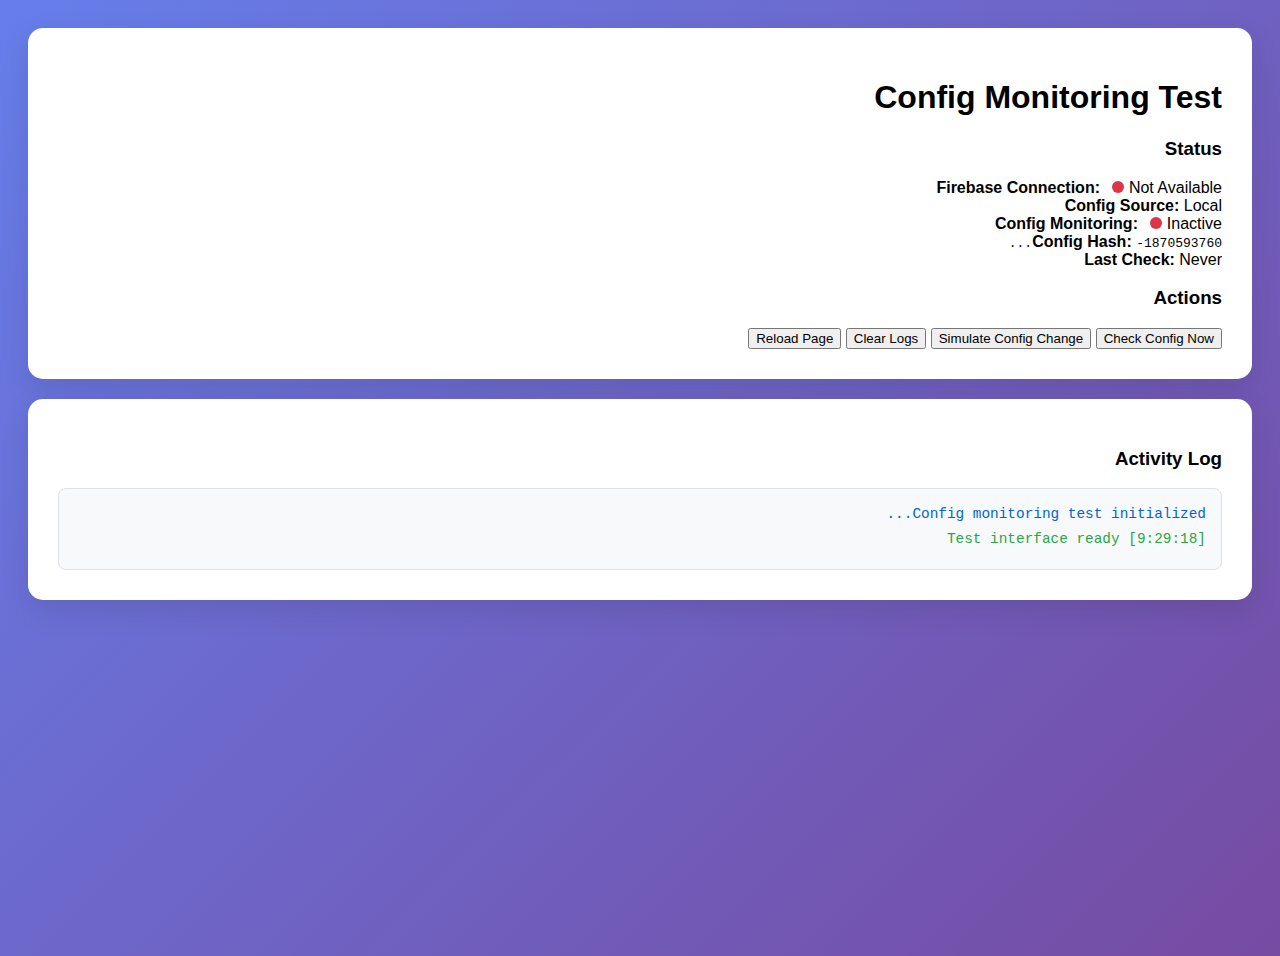
<file: test-config-monitoring.html>
<!DOCTYPE html>
<html lang="he" dir="rtl">
<head>
    <meta charset="UTF-8">
    <meta name="viewport" content="width=device-width, initial-scale=1.0">
    <title>Config Monitoring Test</title>
    <link href="https://cdn.jsdelivr.net/npm/bootstrap@5.3.0/dist/css/bootstrap.min.css" rel="stylesheet">
    <link href="https://cdnjs.cloudflare.com/ajax/libs/font-awesome/6.4.0/css/all.min.css" rel="stylesheet">
    <style>
        body {
            font-family: 'Segoe UI', Tahoma, Geneva, Verdana, sans-serif;
            background: linear-gradient(135deg, #667eea 0%, #764ba2 100%);
            min-height: 100vh;
            padding: 20px;
        }
        .test-card {
            background: white;
            border-radius: 15px;
            box-shadow: 0 10px 30px rgba(0,0,0,0.1);
            padding: 30px;
            margin-bottom: 20px;
        }
        .status-indicator {
            width: 12px;
            height: 12px;
            border-radius: 50%;
            display: inline-block;
            margin-left: 8px;
        }
        .status-active { background-color: #28a745; }
        .status-inactive { background-color: #dc3545; }
        .status-warning { background-color: #ffc107; }
        .log-container {
            background: #f8f9fa;
            border: 1px solid #dee2e6;
            border-radius: 8px;
            padding: 15px;
            max-height: 300px;
            overflow-y: auto;
            font-family: 'Courier New', monospace;
            font-size: 0.9em;
        }
        .log-entry {
            margin-bottom: 5px;
            padding: 2px 0;
        }
        .log-info { color: #0066cc; }
        .log-success { color: #28a745; }
        .log-warning { color: #ffc107; }
        .log-error { color: #dc3545; }
    </style>
</head>
<body>
    <div class="container">
        <div class="row justify-content-center">
            <div class="col-lg-10">
                <div class="test-card">
                    <h1 class="text-center mb-4">
                        <i class="fas fa-cogs text-primary"></i>
                        Config Monitoring Test
                    </h1>
                    
                    <div class="row">
                        <div class="col-md-6">
                            <h3>Status</h3>
                            <div class="mb-3">
                                <strong>Firebase Connection:</strong>
                                <span id="firebase-status" class="status-indicator status-inactive"></span>
                                <span id="firebase-text">Checking...</span>
                            </div>
                            <div class="mb-3">
                                <strong>Config Source:</strong>
                                <span id="config-source" class="badge bg-secondary">Unknown</span>
                            </div>
                            <div class="mb-3">
                                <strong>Config Monitoring:</strong>
                                <span id="monitoring-status" class="status-indicator status-inactive"></span>
                                <span id="monitoring-text">Inactive</span>
                            </div>
                            <div class="mb-3">
                                <strong>Config Hash:</strong>
                                <code id="config-hash" class="text-muted">Not calculated</code>
                            </div>
                            <div class="mb-3">
                                <strong>Last Check:</strong>
                                <span id="last-check" class="text-muted">Never</span>
                            </div>
                        </div>
                        
                        <div class="col-md-6">
                            <h3>Actions</h3>
                            <div class="d-grid gap-2">
                                <button id="check-config" class="btn btn-primary">
                                    <i class="fas fa-sync"></i> Check Config Now
                                </button>
                                <button id="simulate-change" class="btn btn-warning">
                                    <i class="fas fa-edit"></i> Simulate Config Change
                                </button>
                                <button id="clear-logs" class="btn btn-secondary">
                                    <i class="fas fa-trash"></i> Clear Logs
                                </button>
                                <button id="reload-page" class="btn btn-info">
                                    <i class="fas fa-redo"></i> Reload Page
                                </button>
                            </div>
                        </div>
                    </div>
                </div>
                
                <div class="test-card">
                    <h3>Activity Log</h3>
                    <div id="log-container" class="log-container">
                        <div class="log-entry log-info">Config monitoring test initialized...</div>
                    </div>
                </div>
            </div>
        </div>
    </div>

    <!-- Firebase SDK -->
    <script src="https://www.gstatic.com/firebasejs/10.7.1/firebase-app-compat.js"></script>
    <script src="https://www.gstatic.com/firebasejs/10.7.1/firebase-database-compat.js"></script>
    
    <!-- App Scripts -->
    <script src="firebase-config.js"></script>
    <script src="config-service.js"></script>
    <script src="config.js"></script>
    
    <script>
        class ConfigMonitoringTest {
            constructor() {
                this.configService = window.configService;
                this.logContainer = document.getElementById('log-container');
                this.init();
            }

            init() {
                this.setupEventListeners();
                this.updateStatus();
                this.startStatusUpdates();
                this.log('Test interface ready', 'success');
            }

            setupEventListeners() {
                document.getElementById('check-config').addEventListener('click', () => {
                    this.checkConfigNow();
                });

                document.getElementById('simulate-change').addEventListener('click', () => {
                    this.simulateConfigChange();
                });

                document.getElementById('clear-logs').addEventListener('click', () => {
                    this.clearLogs();
                });

                document.getElementById('reload-page').addEventListener('click', () => {
                    window.location.reload();
                });
            }

            async updateStatus() {
                // Firebase status
                const firebaseStatus = document.getElementById('firebase-status');
                const firebaseText = document.getElementById('firebase-text');
                
                if (this.configService.isFirebaseEnabled) {
                    firebaseStatus.className = 'status-indicator status-active';
                    firebaseText.textContent = 'Connected';
                } else {
                    firebaseStatus.className = 'status-indicator status-inactive';
                    firebaseText.textContent = 'Not Available';
                }

                // Config source
                await this.configService.loadConfig();
                const configSource = document.getElementById('config-source');
                if (this.configService.isUsingFirebaseConfig) {
                    configSource.className = 'badge bg-success';
                    configSource.textContent = 'Firebase';
                } else {
                    configSource.className = 'badge bg-warning';
                    configSource.textContent = 'Local';
                }

                // Monitoring status
                const monitoringStatus = document.getElementById('monitoring-status');
                const monitoringText = document.getElementById('monitoring-text');
                
                if (this.configService.isUsingFirebaseConfig && this.configService.configCheckInterval) {
                    monitoringStatus.className = 'status-indicator status-active';
                    monitoringText.textContent = 'Active (checking every minute)';
                } else {
                    monitoringStatus.className = 'status-indicator status-inactive';
                    monitoringText.textContent = 'Inactive';
                }

                // Config hash
                const configHash = document.getElementById('config-hash');
                if (this.configService.lastConfigHash) {
                    configHash.textContent = this.configService.lastConfigHash.substring(0, 16) + '...';
                } else {
                    configHash.textContent = 'Not calculated';
                }
            }

            startStatusUpdates() {
                setInterval(() => {
                    this.updateStatus();
                    
                    // Update last check time
                    const lastCheck = document.getElementById('last-check');
                    lastCheck.textContent = new Date().toLocaleTimeString('he-IL');
                }, 5000);
            }

            async checkConfigNow() {
                this.log('Manual config check initiated...', 'info');
                try {
                    await this.configService._checkForConfigChanges();
                    this.log('Manual config check completed', 'success');
                } catch (error) {
                    this.log(`Config check failed: ${error.message}`, 'error');
                }
            }

            simulateConfigChange() {
                this.log('Simulating config change by modifying hash...', 'warning');
                
                // Temporarily modify the hash to simulate a change
                const originalHash = this.configService.lastConfigHash;
                this.configService.lastConfigHash = 'simulated_change_' + Date.now();
                
                this.log(`Hash changed from ${originalHash} to ${this.configService.lastConfigHash}`, 'warning');
                this.log('Next automatic check will detect this as a change', 'info');
                
                // Restore original hash after 10 seconds
                setTimeout(() => {
                    this.configService.lastConfigHash = originalHash;
                    this.log('Hash restored to original value', 'info');
                }, 10000);
            }

            clearLogs() {
                this.logContainer.innerHTML = '<div class="log-entry log-info">Logs cleared</div>';
            }

            log(message, type = 'info') {
                const timestamp = new Date().toLocaleTimeString('he-IL');
                const logEntry = document.createElement('div');
                logEntry.className = `log-entry log-${type}`;
                logEntry.textContent = `[${timestamp}] ${message}`;
                
                this.logContainer.appendChild(logEntry);
                this.logContainer.scrollTop = this.logContainer.scrollHeight;
                
                console.log(`[ConfigTest] ${message}`);
            }
        }

        // Initialize test when page loads
        document.addEventListener('DOMContentLoaded', () => {
            new ConfigMonitoringTest();
        });
    </script>
</body>
</html>
</file>
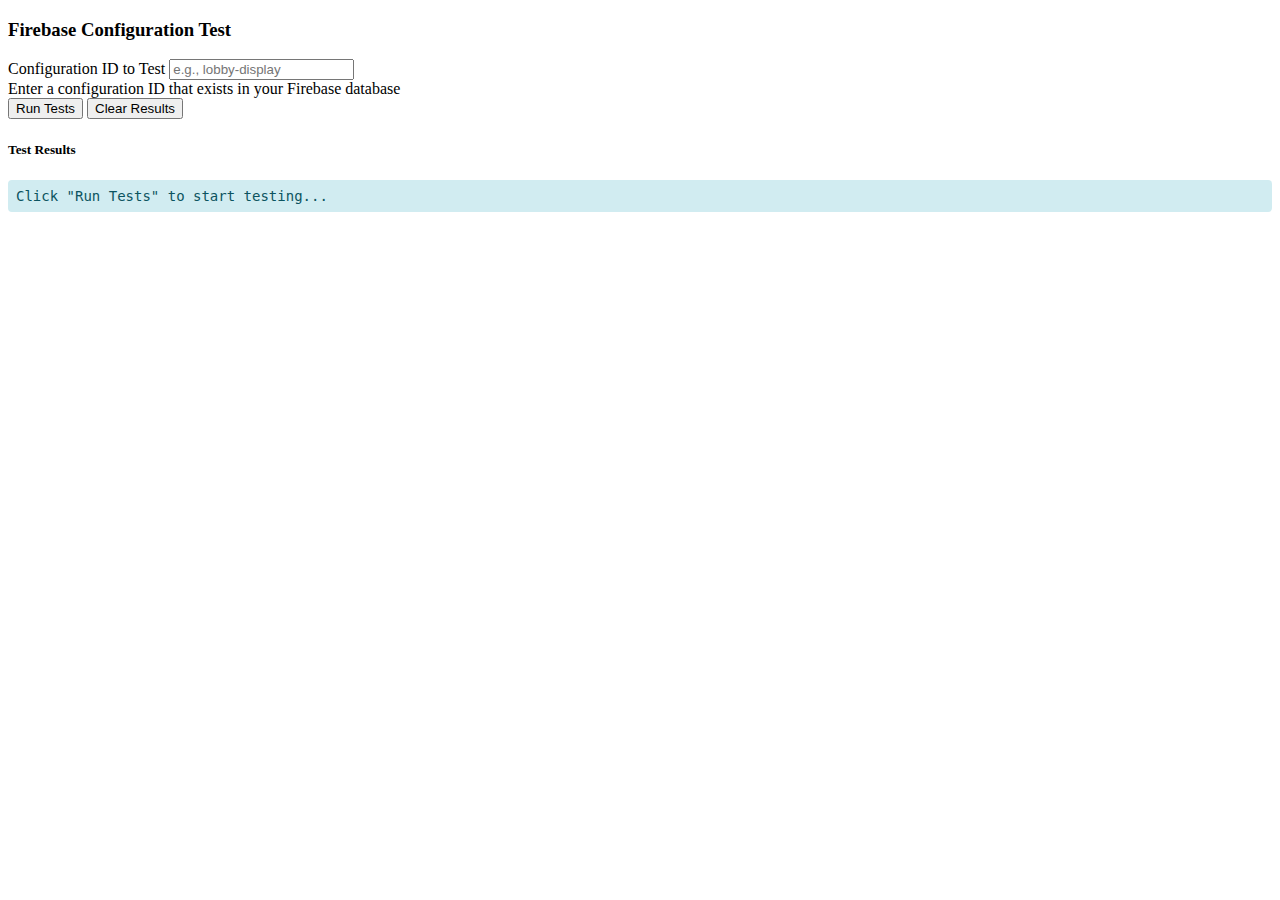
<file: test-firebase.html>
<!DOCTYPE html>
<html lang="en">
<head>
    <meta charset="UTF-8">
    <meta name="viewport" content="width=device-width, initial-scale=1.0">
    <title>Firebase Configuration Test</title>
    <link href="https://cdn.jsdelivr.net/npm/bootstrap@5.3.0/dist/css/bootstrap.min.css" rel="stylesheet">
    <style>
        .test-result {
            margin-bottom: 0.5rem;
            padding: 0.5rem;
            border-radius: 0.25rem;
            font-family: monospace;
            font-size: 0.875rem;
        }
        .test-success { background-color: #d4edda; color: #155724; }
        .test-error { background-color: #f8d7da; color: #721c24; }
        .test-info { background-color: #d1ecf1; color: #0c5460; }
        .test-warning { background-color: #fff3cd; color: #856404; }
    </style>
</head>
<body>
    <div class="container mt-5">
        <div class="row justify-content-center">
            <div class="col-md-8">
                <div class="card">
                    <div class="card-header">
                        <h3 class="card-title mb-0">Firebase Configuration Test</h3>
                    </div>
                    <div class="card-body">
                        <div class="mb-3">
                            <label for="testConfigId" class="form-label">Configuration ID to Test</label>
                            <input type="text" class="form-control" id="testConfigId" placeholder="e.g., lobby-display">
                            <div class="form-text">Enter a configuration ID that exists in your Firebase database</div>
                        </div>
                        
                        <div class="mb-3">
                            <button id="testBtn" class="btn btn-primary">Run Tests</button>
                            <button id="clearBtn" class="btn btn-secondary ms-2">Clear Results</button>
                        </div>

                        <div class="mb-3">
                            <h5>Test Results</h5>
                            <div id="testResults" style="max-height: 400px; overflow-y: auto;">
                                <div class="test-result test-info">Click "Run Tests" to start testing...</div>
                            </div>
                        </div>
                    </div>
                </div>
            </div>
        </div>
    </div>

    <!-- Bootstrap JS -->
    <script src="https://cdn.jsdelivr.net/npm/bootstrap@5.3.0/dist/js/bootstrap.bundle.min.js"></script>
    
    <!-- Firebase SDK -->
    <script src="https://www.gstatic.com/firebasejs/10.7.1/firebase-app-compat.js"></script>
    <script src="https://www.gstatic.com/firebasejs/10.7.1/firebase-database-compat.js"></script>
    
    <!-- Configuration files -->
    <script src="firebase-config.js"></script>
    <script src="config-service.js"></script>
    <script src="config.js"></script>

    <script>
        class FirebaseConfigTester {
            constructor() {
                this.resultsContainer = document.getElementById('testResults');
                this.testBtn = document.getElementById('testBtn');
                this.clearBtn = document.getElementById('clearBtn');
                this.configIdInput = document.getElementById('testConfigId');
                
                this.init();
            }

            init() {
                this.testBtn.addEventListener('click', () => this.runTests());
                this.clearBtn.addEventListener('click', () => this.clearResults());
                
                // Auto-populate with stored config ID if available
                const storedId = localStorage.getItem('bulletinBoardConfigId');
                if (storedId) {
                    this.configIdInput.value = storedId;
                }
            }

            log(message, type = 'info') {
                const timestamp = new Date().toLocaleTimeString();
                const resultDiv = document.createElement('div');
                resultDiv.className = `test-result test-${type}`;
                resultDiv.textContent = `[${timestamp}] ${message}`;
                this.resultsContainer.appendChild(resultDiv);
                this.resultsContainer.scrollTop = this.resultsContainer.scrollHeight;
            }

            clearResults() {
                this.resultsContainer.innerHTML = '<div class="test-result test-info">Results cleared. Click "Run Tests" to start testing...</div>';
            }

            async runTests() {
                this.clearResults();
                this.log('Starting Firebase configuration tests...', 'info');
                
                try {
                    // Test 1: Firebase initialization
                    await this.testFirebaseInit();
                    
                    // Test 2: Firebase connection
                    await this.testFirebaseConnection();
                    
                    // Test 3: Configuration service
                    await this.testConfigService();
                    
                    // Test 4: Configuration loading
                    await this.testConfigLoading();
                    
                    this.log('All tests completed!', 'success');
                    
                } catch (error) {
                    this.log(`Test suite failed: ${error.message}`, 'error');
                }
            }

            async testFirebaseInit() {
                this.log('Testing Firebase initialization...', 'info');
                
                if (!window.firebaseApp) {
                    throw new Error('Firebase app not initialized');
                }
                this.log('✓ Firebase app initialized', 'success');
                
                if (!window.firebaseDatabase) {
                    throw new Error('Firebase database not initialized');
                }
                this.log('✓ Firebase database initialized', 'success');
            }

            async testFirebaseConnection() {
                this.log('Testing Firebase connection...', 'info');
                
                return new Promise((resolve, reject) => {
                    const timeout = setTimeout(() => {
                        reject(new Error('Connection test timeout'));
                    }, 5000);
                    
                    window.firebaseDatabase.ref('.info/connected').once('value', (snapshot) => {
                        clearTimeout(timeout);
                        if (snapshot.val() === true) {
                            this.log('✓ Firebase connection established', 'success');
                            resolve();
                        } else {
                            reject(new Error('Firebase not connected'));
                        }
                    });
                });
            }

            async testConfigService() {
                this.log('Testing configuration service...', 'info');
                
                if (!window.configService) {
                    throw new Error('ConfigService not available');
                }
                this.log('✓ ConfigService instance found', 'success');
                
                const isFirebaseEnabled = window.configService.isUsingFirebase();
                this.log(`✓ Firebase enabled: ${isFirebaseEnabled}`, isFirebaseEnabled ? 'success' : 'warning');
            }

            async testConfigLoading() {
                this.log('Testing configuration loading...', 'info');
                
                const configId = this.configIdInput.value.trim();
                if (!configId) {
                    this.log('⚠ No configuration ID provided, testing local fallback', 'warning');
                } else {
                    this.log(`Testing with configuration ID: ${configId}`, 'info');
                    // Temporarily store the config ID for testing
                    const originalId = localStorage.getItem('bulletinBoardConfigId');
                    localStorage.setItem('bulletinBoardConfigId', configId);
                    
                    try {
                        // Create a new config service instance for testing
                        const testConfigService = new ConfigService();
                        await testConfigService.loadConfig();
                        
                        const config = testConfigService.getConfig();
                        const translations = testConfigService.getTranslations();
                        const sizeConfig = testConfigService.getSizeConfig();
                        
                        if (config) {
                            this.log(`✓ Configuration loaded (${config.components?.length || 0} components)`, 'success');
                        } else {
                            this.log('✗ Configuration not loaded', 'error');
                        }
                        
                        if (translations) {
                            const languages = Object.keys(translations);
                            this.log(`✓ Translations loaded (${languages.join(', ')})`, 'success');
                        } else {
                            this.log('✗ Translations not loaded', 'error');
                        }
                        
                        if (sizeConfig) {
                            const sizes = Object.keys(sizeConfig);
                            this.log(`✓ Size config loaded (${sizes.join(', ')})`, 'success');
                        } else {
                            this.log('✗ Size config not loaded', 'error');
                        }
                        
                        const source = testConfigService.isUsingFirebase() ? 'Firebase' : 'Local';
                        this.log(`✓ Configuration source: ${source}`, 'info');
                        
                    } finally {
                        // Restore original config ID
                        if (originalId) {
                            localStorage.setItem('bulletinBoardConfigId', originalId);
                        } else {
                            localStorage.removeItem('bulletinBoardConfigId');
                        }
                    }
                }
            }
        }

        // Initialize when DOM is loaded
        document.addEventListener('DOMContentLoaded', () => {
            new FirebaseConfigTester();
        });
    </script>
</body>
</html>
</file>
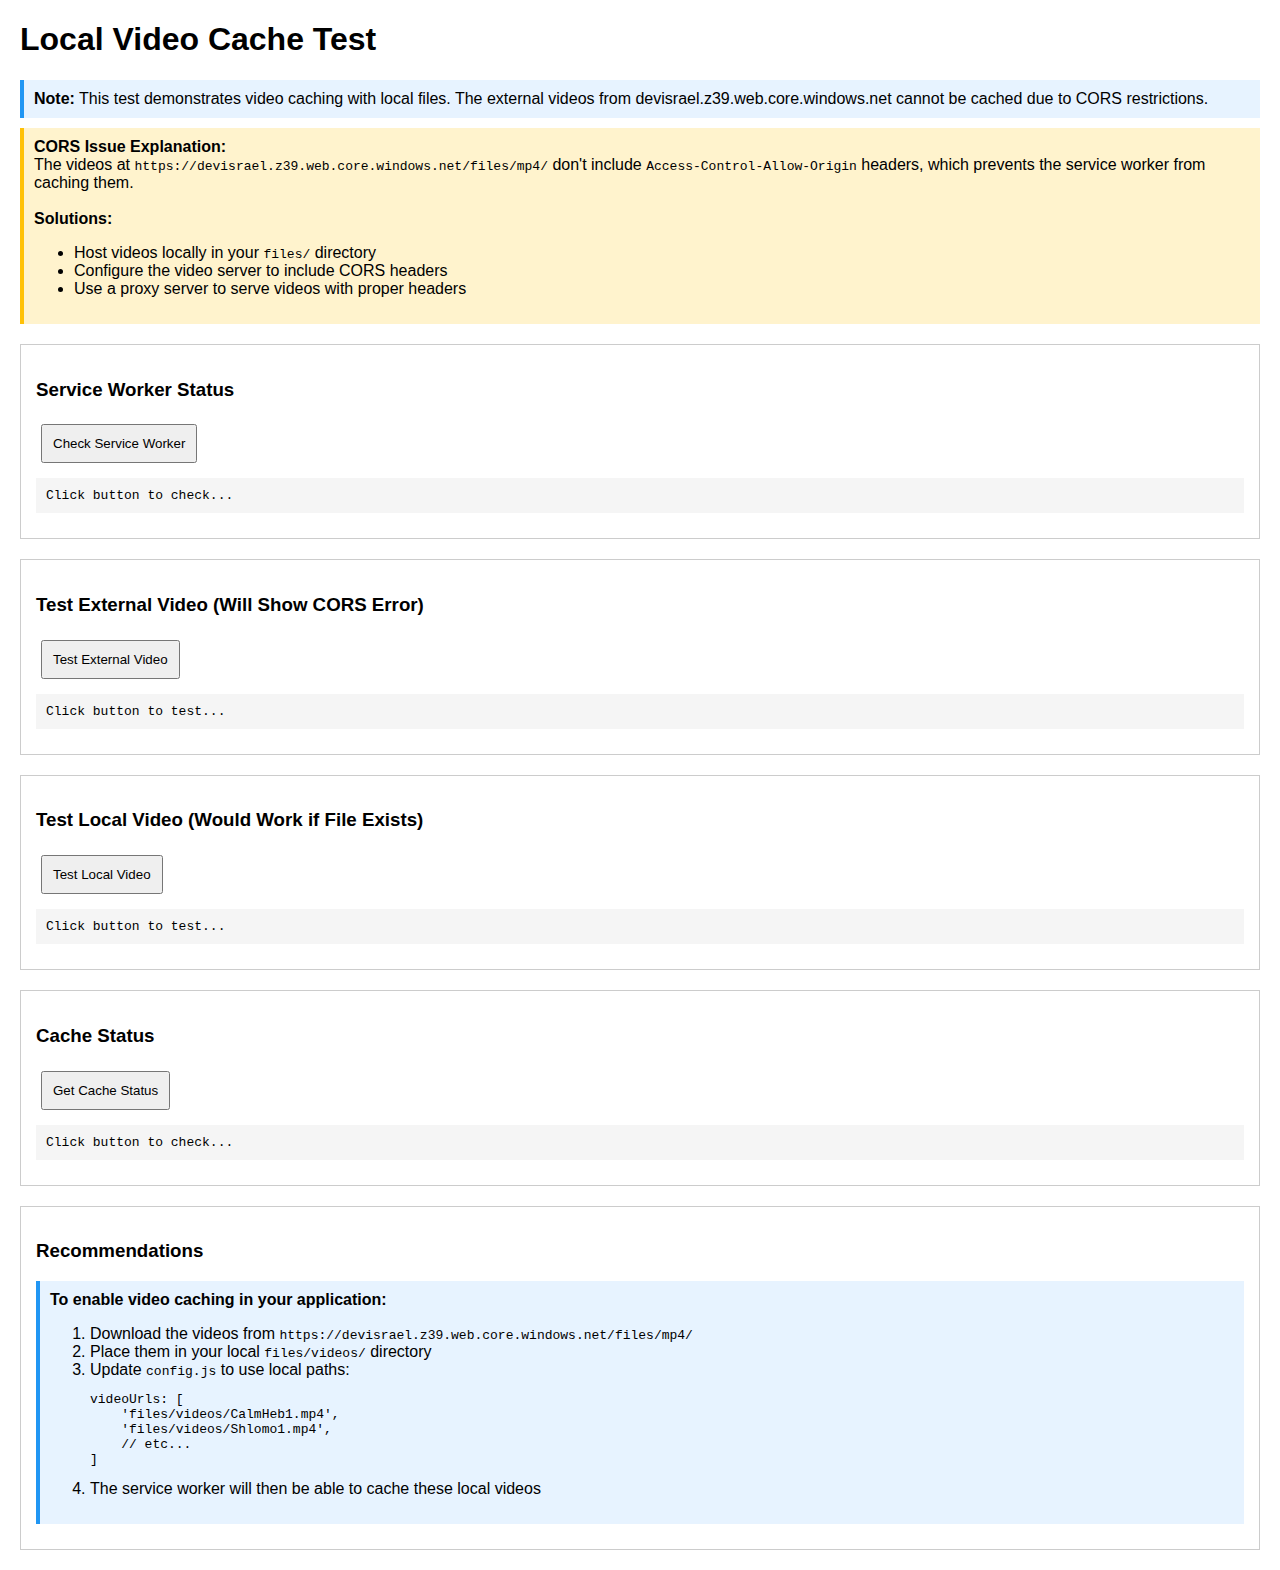
<file: test-local-video.html>
<!DOCTYPE html>
<html lang="en">
<head>
    <meta charset="UTF-8">
    <meta name="viewport" content="width=device-width, initial-scale=1.0">
    <title>Local Video Cache Test</title>
    <style>
        body { font-family: Arial, sans-serif; margin: 20px; }
        .section { margin: 20px 0; padding: 15px; border: 1px solid #ccc; }
        .log { background: #f5f5f5; padding: 10px; margin: 10px 0; font-family: monospace; white-space: pre-wrap; }
        button { margin: 5px; padding: 10px; }
        video { width: 100%; max-width: 400px; }
        .info { background: #e7f3ff; padding: 10px; margin: 10px 0; border-left: 4px solid #2196F3; }
        .warning { background: #fff3cd; padding: 10px; margin: 10px 0; border-left: 4px solid #ffc107; }
    </style>
</head>
<body>
    <h1>Local Video Cache Test</h1>
    
    <div class="info">
        <strong>Note:</strong> This test demonstrates video caching with local files. 
        The external videos from devisrael.z39.web.core.windows.net cannot be cached due to CORS restrictions.
    </div>
    
    <div class="warning">
        <strong>CORS Issue Explanation:</strong><br>
        The videos at <code>https://devisrael.z39.web.core.windows.net/files/mp4/</code> don't include 
        <code>Access-Control-Allow-Origin</code> headers, which prevents the service worker from caching them.
        <br><br>
        <strong>Solutions:</strong>
        <ul>
            <li>Host videos locally in your <code>files/</code> directory</li>
            <li>Configure the video server to include CORS headers</li>
            <li>Use a proxy server to serve videos with proper headers</li>
        </ul>
    </div>
    
    <div class="section">
        <h3>Service Worker Status</h3>
        <button onclick="checkServiceWorker()">Check Service Worker</button>
        <div id="sw-status" class="log">Click button to check...</div>
    </div>
    
    <div class="section">
        <h3>Test External Video (Will Show CORS Error)</h3>
        <button onclick="testExternalVideo()">Test External Video</button>
        <div id="external-log" class="log">Click button to test...</div>
    </div>
    
    <div class="section">
        <h3>Test Local Video (Would Work if File Exists)</h3>
        <button onclick="testLocalVideo()">Test Local Video</button>
        <div id="local-log" class="log">Click button to test...</div>
    </div>
    
    <div class="section">
        <h3>Cache Status</h3>
        <button onclick="getCacheStatus()">Get Cache Status</button>
        <div id="cache-log" class="log">Click button to check...</div>
    </div>
    
    <div class="section">
        <h3>Recommendations</h3>
        <div class="info">
            <strong>To enable video caching in your application:</strong>
            <ol>
                <li>Download the videos from <code>https://devisrael.z39.web.core.windows.net/files/mp4/</code></li>
                <li>Place them in your local <code>files/videos/</code> directory</li>
                <li>Update <code>config.js</code> to use local paths:
                    <pre>videoUrls: [
    'files/videos/CalmHeb1.mp4',
    'files/videos/Shlomo1.mp4',
    // etc...
]</pre>
                </li>
                <li>The service worker will then be able to cache these local videos</li>
            </ol>
        </div>
    </div>

    <script>
        const externalVideoUrl = 'https://devisrael.z39.web.core.windows.net/files/mp4/CalmHeb1.mp4';
        const localVideoUrl = 'files/videos/test-video.mp4'; // This would need to exist
        
        // Register service worker
        if ('serviceWorker' in navigator) {
            navigator.serviceWorker.register('/sw.js')
                .then(registration => {
                    console.log('SW registered:', registration);
                })
                .catch(error => {
                    console.error('SW registration failed:', error);
                });
        }
        
        function log(elementId, message) {
            const element = document.getElementById(elementId);
            const timestamp = new Date().toLocaleTimeString();
            element.textContent += `[${timestamp}] ${message}\n`;
        }
        
        async function checkServiceWorker() {
            const statusEl = document.getElementById('sw-status');
            statusEl.textContent = '';
            
            if (!('serviceWorker' in navigator)) {
                log('sw-status', 'Service workers not supported');
                return;
            }
            
            try {
                const registration = await navigator.serviceWorker.getRegistration();
                if (!registration) {
                    log('sw-status', 'No service worker registered');
                    return;
                }
                
                log('sw-status', `Registration scope: ${registration.scope}`);
                log('sw-status', `Active: ${!!registration.active}`);
                log('sw-status', `Controller: ${!!navigator.serviceWorker.controller}`);
                
                if (navigator.serviceWorker.controller) {
                    log('sw-status', '✅ Service worker is controlling this page');
                } else {
                    log('sw-status', '❌ Service worker is NOT controlling this page');
                }
            } catch (error) {
                log('sw-status', `Error: ${error.message}`);
            }
        }
        
        async function testExternalVideo() {
            const logEl = document.getElementById('external-log');
            logEl.textContent = '';
            
            log('external-log', `Testing external video: ${externalVideoUrl}`);
            log('external-log', 'This should show a CORS error...');
            
            try {
                const response = await fetch(externalVideoUrl);
                log('external-log', `✅ Unexpected success! Status: ${response.status}`);
            } catch (error) {
                log('external-log', `❌ Expected CORS error: ${error.message}`);
                log('external-log', 'This is why the service worker cannot cache external videos');
            }
        }
        
        async function testLocalVideo() {
            const logEl = document.getElementById('local-log');
            logEl.textContent = '';
            
            log('local-log', `Testing local video: ${localVideoUrl}`);
            log('local-log', 'This would work if the file existed locally...');
            
            try {
                const response = await fetch(localVideoUrl);
                if (response.ok) {
                    log('local-log', `✅ Local video accessible! Status: ${response.status}`);
                    log('local-log', 'Service worker would be able to cache this');
                } else {
                    log('local-log', `❌ Local video not found: ${response.status}`);
                    log('local-log', 'Create files/videos/ directory and add video files');
                }
            } catch (error) {
                log('local-log', `❌ Local video error: ${error.message}`);
                log('local-log', 'This is expected if the file does not exist');
            }
        }
        
        async function getCacheStatus() {
            const logEl = document.getElementById('cache-log');
            logEl.textContent = '';
            
            try {
                const cacheNames = await caches.keys();
                log('cache-log', `Found ${cacheNames.length} caches:`);
                
                for (const cacheName of cacheNames) {
                    const cache = await caches.open(cacheName);
                    const requests = await cache.keys();
                    log('cache-log', `  ${cacheName}: ${requests.length} items`);
                    
                    for (const request of requests) {
                        if (request.url.includes('.mp4') || request.url.includes('video')) {
                            log('cache-log', `    📹 ${request.url}`);
                        }
                    }
                }
                
                if (cacheNames.length === 0) {
                    log('cache-log', 'No caches found');
                }
            } catch (error) {
                log('cache-log', `❌ Error: ${error.message}`);
            }
        }
        
        // Auto-check service worker on load
        setTimeout(checkServiceWorker, 1000);
    </script>
</body>
</html>
</file>
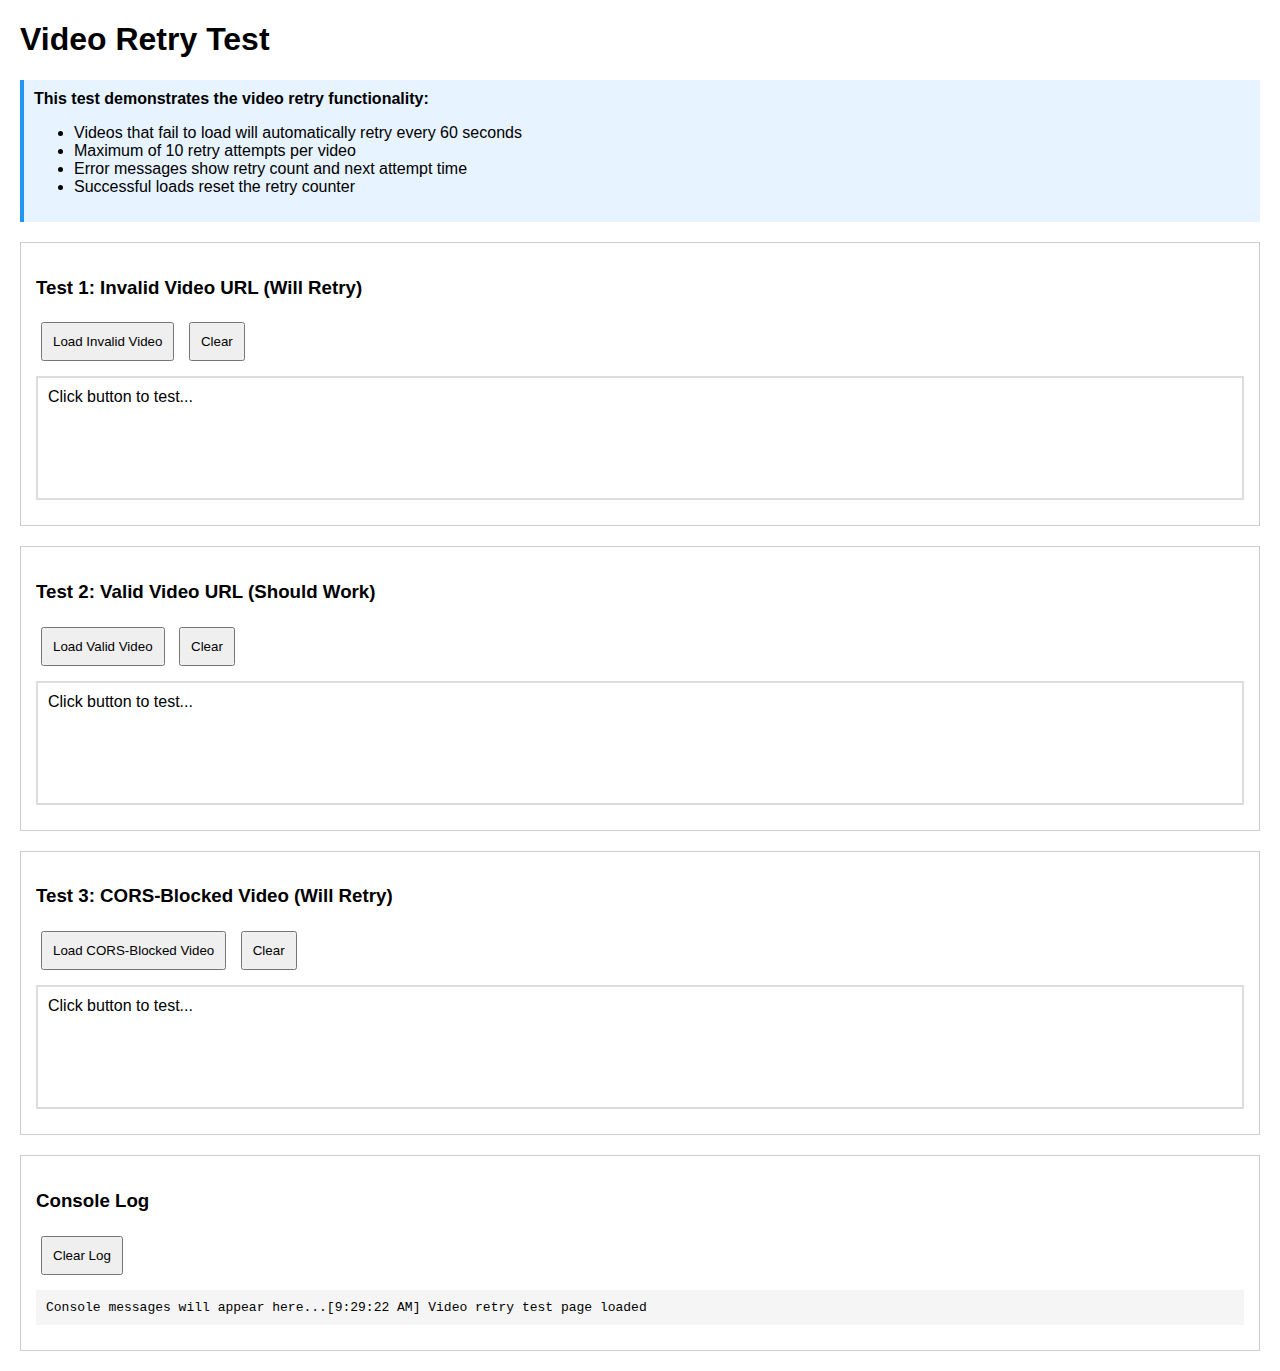
<file: test-video-retry.html>
<!DOCTYPE html>
<html lang="en">
<head>
    <meta charset="UTF-8">
    <meta name="viewport" content="width=device-width, initial-scale=1.0">
    <title>Video Retry Test</title>
    <style>
        body { font-family: Arial, sans-serif; margin: 20px; }
        .test-section { margin: 20px 0; padding: 15px; border: 1px solid #ccc; }
        .log { background: #f5f5f5; padding: 10px; margin: 10px 0; font-family: monospace; white-space: pre-wrap; max-height: 300px; overflow-y: auto; }
        button { margin: 5px; padding: 10px; }
        .error-message { color: red; padding: 10px; background: #ffe6e6; border: 1px solid #ff9999; }
        .info { background: #e7f3ff; padding: 10px; margin: 10px 0; border-left: 4px solid #2196F3; }
        .video-container { border: 2px solid #ddd; padding: 10px; margin: 10px 0; min-height: 100px; }
    </style>
</head>
<body>
    <h1>Video Retry Test</h1>
    
    <div class="info">
        <strong>This test demonstrates the video retry functionality:</strong>
        <ul>
            <li>Videos that fail to load will automatically retry every 60 seconds</li>
            <li>Maximum of 10 retry attempts per video</li>
            <li>Error messages show retry count and next attempt time</li>
            <li>Successful loads reset the retry counter</li>
        </ul>
    </div>
    
    <div class="test-section">
        <h3>Test 1: Invalid Video URL (Will Retry)</h3>
        <button onclick="testInvalidVideo()">Load Invalid Video</button>
        <button onclick="clearTest1()">Clear</button>
        <div id="video-container-1" class="video-container">Click button to test...</div>
    </div>
    
    <div class="test-section">
        <h3>Test 2: Valid Video URL (Should Work)</h3>
        <button onclick="testValidVideo()">Load Valid Video</button>
        <button onclick="clearTest2()">Clear</button>
        <div id="video-container-2" class="video-container">Click button to test...</div>
    </div>
    
    <div class="test-section">
        <h3>Test 3: CORS-Blocked Video (Will Retry)</h3>
        <button onclick="testCorsVideo()">Load CORS-Blocked Video</button>
        <button onclick="clearTest3()">Clear</button>
        <div id="video-container-3" class="video-container">Click button to test...</div>
    </div>
    
    <div class="test-section">
        <h3>Console Log</h3>
        <button onclick="clearLog()">Clear Log</button>
        <div id="console-log" class="log">Console messages will appear here...</div>
    </div>

    <script>
        // Mock the BulletinBoard class for testing
        class MockBulletinBoard {
            constructor() {
                this.translations = {
                    videoError: 'Video Error',
                    timeoutError: 'Timeout Error'
                };
            }

            getTranslation(key) {
                return this.translations[key] || key;
            }

            // Copy the video loading methods from the main app
            async loadVideoComponent(config, element) {
                // Store retry information
                if (!element.videoRetryInfo) {
                    element.videoRetryInfo = {
                        retryCount: 0,
                        maxRetries: 10,
                        retryInterval: 60000, // 1 minute
                        retryTimer: null,
                        currentIndex: config.config.randomizeStart ? 
                            Math.floor(Math.random() * config.config.videoUrls.length) : 0
                    };
                }

                const retryInfo = element.videoRetryInfo;
                
                if (retryInfo.retryTimer) {
                    clearTimeout(retryInfo.retryTimer);
                    retryInfo.retryTimer = null;
                }

                this.log(`Loading video component (attempt ${retryInfo.retryCount + 1}): ${config.id}`);

                const video = document.createElement('video');
                video.controls = true;
                video.autoplay = config.config.autoplay || false;
                video.muted = config.config.muted || true;
                video.className = 'video-component';
                video.style.width = '100%';
                video.style.maxWidth = '400px';

                const loadingTimeout = setTimeout(() => {
                    this.log('Video loading timeout reached');
                    this.handleVideoError(config, element, 'Loading timeout');
                }, 20000);

                const handleVideoError = (errorMessage) => {
                    clearTimeout(loadingTimeout);
                    this.log(`Video loading failed for ${config.id}: ${errorMessage}`);
                    this.handleVideoError(config, element, errorMessage);
                };

                video.src = config.config.videoUrls[0];
                video.loop = config.config.loop || false;

                video.onloadstart = () => {
                    clearTimeout(loadingTimeout);
                    this.log(`Video load started successfully for ${config.id}`);
                    retryInfo.retryCount = 0;
                };

                video.oncanplay = () => {
                    clearTimeout(loadingTimeout);
                    this.log(`Video can play for ${config.id}`);
                };

                video.onerror = (error) => {
                    const errorMsg = `Video element error: ${error.target?.error?.message || 'Unknown error'}`;
                    handleVideoError(errorMsg);
                };

                video.onabort = () => {
                    handleVideoError('Video loading aborted');
                };

                element.innerHTML = '';
                element.appendChild(video);
            }

            handleVideoError(config, element, errorMessage) {
                const retryInfo = element.videoRetryInfo;
                
                if (!retryInfo) {
                    this.log('No retry info available for video component');
                    return;
                }

                retryInfo.retryCount++;
                
                this.log(`Video error for ${config.id}: ${errorMessage} (retry ${retryInfo.retryCount}/${retryInfo.maxRetries})`);

                const nextRetryTime = new Date(Date.now() + retryInfo.retryInterval);
                const timeString = nextRetryTime.toLocaleTimeString();
                
                element.innerHTML = `
                    <div class="error-message">
                        ${this.getTranslation('videoError')}<br>
                        <small>
                            ${errorMessage}<br>
                            Retry ${retryInfo.retryCount}/${retryInfo.maxRetries}<br>
                            Next attempt: ${timeString}
                        </small>
                    </div>
                `;

                if (retryInfo.retryCount < retryInfo.maxRetries) {
                    this.log(`Scheduling video retry for ${config.id} in ${retryInfo.retryInterval / 1000} seconds`);
                    
                    retryInfo.retryTimer = setTimeout(() => {
                        this.log(`Retrying video load for ${config.id}`);
                        this.loadVideoComponent(config, element);
                    }, retryInfo.retryInterval);
                } else {
                    this.log(`Max retries (${retryInfo.maxRetries}) reached for video ${config.id}, giving up`);
                    element.innerHTML = `
                        <div class="error-message">
                            ${this.getTranslation('videoError')}<br>
                            <small>
                                ${errorMessage}<br>
                                Max retries reached (${retryInfo.maxRetries})
                            </small>
                        </div>
                    `;
                }
            }

            log(message) {
                const timestamp = new Date().toLocaleTimeString();
                const logElement = document.getElementById('console-log');
                logElement.textContent += `[${timestamp}] ${message}\n`;
                logElement.scrollTop = logElement.scrollHeight;
                console.log(message);
            }
        }

        const mockApp = new MockBulletinBoard();

        function testInvalidVideo() {
            const container = document.getElementById('video-container-1');
            const config = {
                id: 'test-invalid',
                config: {
                    videoUrls: ['https://invalid-url.com/nonexistent-video.mp4'],
                    autoplay: false,
                    muted: true,
                    loop: false
                }
            };
            mockApp.loadVideoComponent(config, container);
        }

        function testValidVideo() {
            const container = document.getElementById('video-container-2');
            const config = {
                id: 'test-valid',
                config: {
                    videoUrls: ['https://www.w3schools.com/html/mov_bbb.mp4'], // This should work
                    autoplay: false,
                    muted: true,
                    loop: false
                }
            };
            mockApp.loadVideoComponent(config, container);
        }

        function testCorsVideo() {
            const container = document.getElementById('video-container-3');
            const config = {
                id: 'test-cors',
                config: {
                    videoUrls: ['https://devisrael.z39.web.core.windows.net/files/mp4/CalmHeb1.mp4'],
                    autoplay: false,
                    muted: true,
                    loop: false
                }
            };
            mockApp.loadVideoComponent(config, container);
        }

        function clearTest1() {
            const container = document.getElementById('video-container-1');
            if (container.videoRetryInfo && container.videoRetryInfo.retryTimer) {
                clearTimeout(container.videoRetryInfo.retryTimer);
            }
            container.innerHTML = 'Cleared.';
        }

        function clearTest2() {
            const container = document.getElementById('video-container-2');
            if (container.videoRetryInfo && container.videoRetryInfo.retryTimer) {
                clearTimeout(container.videoRetryInfo.retryTimer);
            }
            container.innerHTML = 'Cleared.';
        }

        function clearTest3() {
            const container = document.getElementById('video-container-3');
            if (container.videoRetryInfo && container.videoRetryInfo.retryTimer) {
                clearTimeout(container.videoRetryInfo.retryTimer);
            }
            container.innerHTML = 'Cleared.';
        }

        function clearLog() {
            document.getElementById('console-log').textContent = '';
        }

        mockApp.log('Video retry test page loaded');
    </script>
</body>
</html>
</file>
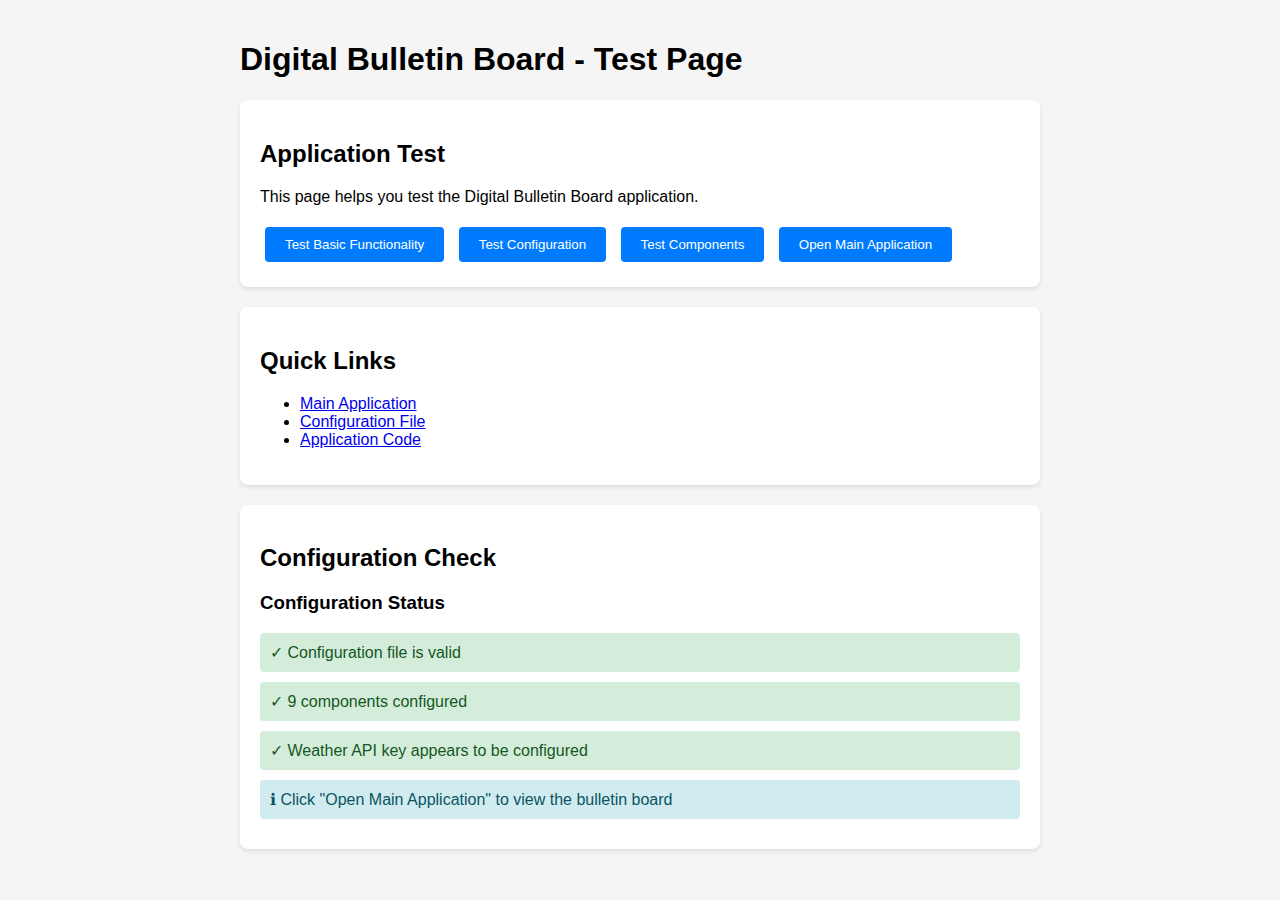
<file: test.html>
<!DOCTYPE html>
<html lang="en">
<head>
    <meta charset="UTF-8">
    <meta name="viewport" content="width=device-width, initial-scale=1.0">
    <title>Digital Bulletin Board - Test Page</title>
    <style>
        body {
            font-family: Arial, sans-serif;
            max-width: 800px;
            margin: 0 auto;
            padding: 20px;
            background-color: #f5f5f5;
        }
        .test-section {
            background: white;
            padding: 20px;
            margin: 20px 0;
            border-radius: 8px;
            box-shadow: 0 2px 4px rgba(0,0,0,0.1);
        }
        .test-button {
            background: #007bff;
            color: white;
            border: none;
            padding: 10px 20px;
            border-radius: 4px;
            cursor: pointer;
            margin: 5px;
        }
        .test-button:hover {
            background: #0056b3;
        }
        .status {
            padding: 10px;
            margin: 10px 0;
            border-radius: 4px;
        }
        .success { background: #d4edda; color: #155724; }
        .error { background: #f8d7da; color: #721c24; }
        .info { background: #d1ecf1; color: #0c5460; }
    </style>
</head>
<body>
    <h1>Digital Bulletin Board - Test Page</h1>
    
    <div class="test-section">
        <h2>Application Test</h2>
        <p>This page helps you test the Digital Bulletin Board application.</p>
        
        <button class="test-button" onclick="testBasicFunctionality()">Test Basic Functionality</button>
        <button class="test-button" onclick="testConfiguration()">Test Configuration</button>
        <button class="test-button" onclick="testComponents()">Test Components</button>
        <button class="test-button" onclick="openMainApp()">Open Main Application</button>
        
        <div id="test-results"></div>
    </div>
    
    <div class="test-section">
        <h2>Quick Links</h2>
        <ul>
            <li><a href="index.html" target="_blank">Main Application</a></li>
            <li><a href="config.js" target="_blank">Configuration File</a></li>
            <li><a href="app.js" target="_blank">Application Code</a></li>
        </ul>
    </div>
    
    <div class="test-section">
        <h2>Configuration Check</h2>
        <div id="config-check"></div>
    </div>

    <script>
        function addResult(message, type = 'info') {
            const results = document.getElementById('test-results');
            const div = document.createElement('div');
            div.className = `status ${type}`;
            div.textContent = message;
            results.appendChild(div);
        }

        function testBasicFunctionality() {
            document.getElementById('test-results').innerHTML = '';
            
            // Test if required files exist
            const requiredFiles = ['index.html', 'styles.css', 'config.js', 'app.js'];
            let allFilesExist = true;
            
            requiredFiles.forEach(file => {
                fetch(file)
                    .then(response => {
                        if (response.ok) {
                            addResult(`✓ ${file} found`, 'success');
                        } else {
                            addResult(`✗ ${file} not found`, 'error');
                            allFilesExist = false;
                        }
                    })
                    .catch(() => {
                        addResult(`✗ ${file} not accessible`, 'error');
                        allFilesExist = false;
                    });
            });
            
            setTimeout(() => {
                if (allFilesExist) {
                    addResult('✓ All required files are present', 'success');
                } else {
                    addResult('✗ Some files are missing', 'error');
                }
            }, 1000);
        }

        function testConfiguration() {
            document.getElementById('test-results').innerHTML = '';
            
            try {
                // Test if config is accessible
                fetch('config.js')
                    .then(response => response.text())
                    .then(text => {
                        if (text.includes('BULLETIN_CONFIG')) {
                            addResult('✓ Configuration file is accessible', 'success');
                            
                            // Check for API key
                            if (text.includes('YOUR_OPENWEATHER_API_KEY')) {
                                addResult('⚠ Weather API key not configured (optional)', 'info');
                            } else {
                                addResult('✓ Weather API key appears to be configured', 'success');
                            }
                            
                            // Check component count
                            const componentMatches = text.match(/id:\s*'[^']+'/g);
                            if (componentMatches) {
                                addResult(`✓ Found ${componentMatches.length} components configured`, 'success');
                            }
                        } else {
                            addResult('✗ Configuration file format error', 'error');
                        }
                    })
                    .catch(() => {
                        addResult('✗ Cannot access configuration file', 'error');
                    });
            } catch (error) {
                addResult('✗ Configuration test failed: ' + error.message, 'error');
            }
        }

        function testComponents() {
            document.getElementById('test-results').innerHTML = '';
            
            // Test RSS feed accessibility
            addResult('Testing RSS feed accessibility...', 'info');
            
            const testRSSUrl = 'https://feeds.bbci.co.uk/news/rss.xml';
            fetch(`https://api.rss2json.com/v1/api.json?rss_url=${encodeURIComponent(testRSSUrl)}`)
                .then(response => response.json())
                .then(data => {
                    if (data.status === 'ok') {
                        addResult('✓ RSS feed service is working', 'success');
                        addResult(`✓ Test RSS feed has ${data.items.length} items`, 'success');
                    } else {
                        addResult('✗ RSS feed service error: ' + data.message, 'error');
                    }
                })
                .catch(error => {
                    addResult('✗ RSS feed test failed: ' + error.message, 'error');
                });
        }

        function openMainApp() {
            window.open('index.html', '_blank');
        }

        // Auto-run configuration check on page load
        window.addEventListener('load', () => {
            const configCheck = document.getElementById('config-check');
            configCheck.innerHTML = '<div class="status info">Loading configuration check...</div>';
            
            fetch('config.js')
                .then(response => response.text())
                .then(text => {
                    let html = '<h3>Configuration Status</h3>';
                    
                    if (text.includes('BULLETIN_CONFIG')) {
                        html += '<div class="status success">✓ Configuration file is valid</div>';
                        
                        // Count components
                        const componentMatches = text.match(/id:\s*'[^']+'/g);
                        if (componentMatches) {
                            html += `<div class="status success">✓ ${componentMatches.length} components configured</div>`;
                        }
                        
                        // Check weather config
                        if (text.includes('YOUR_OPENWEATHER_API_KEY')) {
                            html += '<div class="status info">⚠ Weather API key needs to be configured for weather display</div>';
                        } else {
                            html += '<div class="status success">✓ Weather API key appears to be configured</div>';
                        }
                        
                        html += '<div class="status info">ℹ Click "Open Main Application" to view the bulletin board</div>';
                    } else {
                        html += '<div class="status error">✗ Configuration file format error</div>';
                    }
                    
                    configCheck.innerHTML = html;
                })
                .catch(() => {
                    configCheck.innerHTML = '<div class="status error">✗ Cannot access configuration file</div>';
                });
        });
    </script>
</body>
</html>
</file>
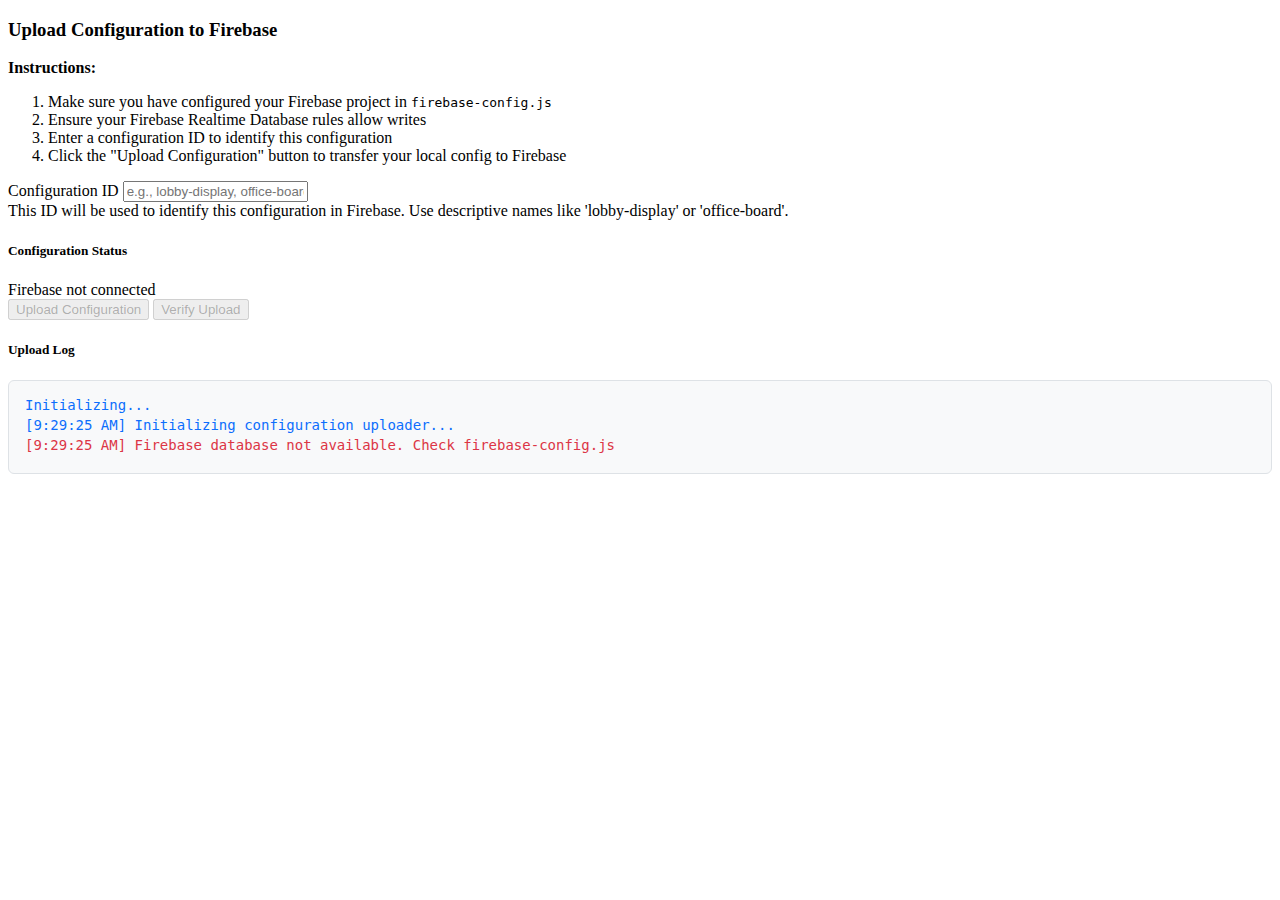
<file: upload-config.html>
<!DOCTYPE html>
<html lang="en">
<head>
    <meta charset="UTF-8">
    <meta name="viewport" content="width=device-width, initial-scale=1.0">
    <title>Upload Configuration to Firebase</title>
    <link href="https://cdn.jsdelivr.net/npm/bootstrap@5.3.0/dist/css/bootstrap.min.css" rel="stylesheet">
    <style>
        .log-container {
            background-color: #f8f9fa;
            border: 1px solid #dee2e6;
            border-radius: 0.375rem;
            padding: 1rem;
            max-height: 400px;
            overflow-y: auto;
            font-family: monospace;
            font-size: 0.875rem;
        }
        .log-entry {
            margin-bottom: 0.25rem;
        }
        .log-success { color: #198754; }
        .log-error { color: #dc3545; }
        .log-info { color: #0d6efd; }
        .log-warning { color: #fd7e14; }
    </style>
</head>
<body>
    <div class="container mt-5">
        <div class="row justify-content-center">
            <div class="col-md-8">
                <div class="card">
                    <div class="card-header">
                        <h3 class="card-title mb-0">Upload Configuration to Firebase</h3>
                    </div>
                    <div class="card-body">
                        <div class="alert alert-info">
                            <strong>Instructions:</strong>
                            <ol class="mb-0 mt-2">
                                <li>Make sure you have configured your Firebase project in <code>firebase-config.js</code></li>
                                <li>Ensure your Firebase Realtime Database rules allow writes</li>
                                <li>Enter a configuration ID to identify this configuration</li>
                                <li>Click the "Upload Configuration" button to transfer your local config to Firebase</li>
                            </ol>
                        </div>

                        <div class="mb-3">
                            <label for="configIdInput" class="form-label">Configuration ID</label>
                            <input type="text" class="form-control" id="configIdInput" placeholder="e.g., lobby-display, office-board, main-hall" required>
                            <div class="form-text">This ID will be used to identify this configuration in Firebase. Use descriptive names like 'lobby-display' or 'office-board'.</div>
                        </div>

                        <div class="mb-3">
                            <h5>Configuration Status</h5>
                            <div id="status-container">
                                <div class="d-flex align-items-center">
                                    <div class="spinner-border spinner-border-sm me-2" role="status">
                                        <span class="visually-hidden">Loading...</span>
                                    </div>
                                    <span>Checking Firebase connection...</span>
                                </div>
                            </div>
                        </div>

                        <div class="mb-3">
                            <button id="upload-btn" class="btn btn-primary" disabled>
                                <span class="spinner-border spinner-border-sm me-2 d-none" role="status"></span>
                                Upload Configuration
                            </button>
                            <button id="verify-btn" class="btn btn-secondary ms-2" disabled>
                                Verify Upload
                            </button>
                        </div>

                        <div class="mb-3">
                            <h5>Upload Log</h5>
                            <div id="log-container" class="log-container">
                                <div class="log-entry log-info">Initializing...</div>
                            </div>
                        </div>
                    </div>
                </div>
            </div>
        </div>
    </div>

    <!-- Firebase SDK -->
    <script src="https://www.gstatic.com/firebasejs/10.7.1/firebase-app-compat.js"></script>
    <script src="https://www.gstatic.com/firebasejs/10.7.1/firebase-database-compat.js"></script>
    
    <!-- Configuration files -->
    <script src="firebase-config.js"></script>
    <script src="config.js"></script>

    <script>
        class ConfigUploader {
            constructor() {
                this.logContainer = document.getElementById('log-container');
                this.statusContainer = document.getElementById('status-container');
                this.uploadBtn = document.getElementById('upload-btn');
                this.verifyBtn = document.getElementById('verify-btn');
                
                this.init();
            }

            init() {
                this.log('Initializing configuration uploader...', 'info');
                this.checkFirebaseConnection();
                
                this.uploadBtn.addEventListener('click', () => this.uploadConfiguration());
                this.verifyBtn.addEventListener('click', () => this.verifyConfiguration());
            }

            log(message, type = 'info') {
                const timestamp = new Date().toLocaleTimeString();
                const logEntry = document.createElement('div');
                logEntry.className = `log-entry log-${type}`;
                logEntry.textContent = `[${timestamp}] ${message}`;
                this.logContainer.appendChild(logEntry);
                this.logContainer.scrollTop = this.logContainer.scrollHeight;
            }

            checkFirebaseConnection() {
                if (!window.firebaseDatabase) {
                    this.updateStatus('Firebase not connected', 'danger');
                    this.log('Firebase database not available. Check firebase-config.js', 'error');
                    return;
                }

                // Test connection
                window.firebaseDatabase.ref('.info/connected').on('value', (snapshot) => {
                    if (snapshot.val() === true) {
                        this.updateStatus('Firebase connected', 'success');
                        this.log('Firebase connection established', 'success');
                        this.uploadBtn.disabled = false;
                        this.verifyBtn.disabled = false;
                    } else {
                        this.updateStatus('Firebase disconnected', 'warning');
                        this.log('Firebase connection lost', 'warning');
                    }
                });
            }

            updateStatus(message, type) {
                const iconClass = type === 'success' ? 'check-circle' : 
                                 type === 'danger' ? 'x-circle' : 
                                 type === 'warning' ? 'exclamation-triangle' : 'info-circle';
                
                this.statusContainer.innerHTML = `
                    <div class="alert alert-${type} mb-0 py-2">
                        <i class="fas fa-${iconClass} me-2"></i>${message}
                    </div>
                `;
            }

            async uploadConfiguration() {
                this.log('Starting configuration upload...', 'info');
                this.setButtonLoading(this.uploadBtn, true);

                try {
                    // Get configuration ID
                    const configIdInput = document.getElementById('configIdInput');
                    const configId = configIdInput.value.trim();

                    if (!configId) {
                        configIdInput.classList.add('is-invalid');
                        throw new Error('Configuration ID is required');
                    }

                    configIdInput.classList.remove('is-invalid');
                    this.log(`Using configuration ID: ${configId}`, 'info');

                    // Check if local configuration is available
                    if (typeof BULLETIN_CONFIG === 'undefined' ||
                        typeof TRANSLATIONS === 'undefined' ||
                        typeof SIZE_CONFIG === 'undefined') {
                        throw new Error('Local configuration not found. Make sure config.js is loaded.');
                    }

                    const database = window.firebaseDatabase;

                    // Upload bulletin configuration
                    this.log('Uploading bulletin configuration...', 'info');
                    await database.ref(`configurations/${configId}/bulletinConfig`).set(BULLETIN_CONFIG);
                    this.log('✓ Bulletin configuration uploaded', 'success');

                    // Upload translations
                    this.log('Uploading translations...', 'info');
                    await database.ref(`configurations/${configId}/translations`).set(TRANSLATIONS);
                    this.log('✓ Translations uploaded', 'success');

                    // Upload size configuration
                    this.log('Uploading size configuration...', 'info');
                    await database.ref(`configurations/${configId}/sizeConfig`).set(SIZE_CONFIG);
                    this.log('✓ Size configuration uploaded', 'success');

                    // Store metadata
                    const metadata = {
                        uploadedAt: new Date().toISOString(),
                        version: '1.0',
                        description: `Configuration for ${configId}`
                    };
                    await database.ref(`configurations/${configId}/metadata`).set(metadata);
                    this.log('✓ Metadata uploaded', 'success');

                    this.log(`Configuration upload completed successfully for ID: ${configId}!`, 'success');
                    this.updateStatus('Upload completed', 'success');

                } catch (error) {
                    this.log(`Upload failed: ${error.message}`, 'error');
                    this.updateStatus('Upload failed', 'danger');
                } finally {
                    this.setButtonLoading(this.uploadBtn, false);
                }
            }

            async verifyConfiguration() {
                this.log('Verifying uploaded configuration...', 'info');
                this.setButtonLoading(this.verifyBtn, true);

                try {
                    // Get configuration ID
                    const configIdInput = document.getElementById('configIdInput');
                    const configId = configIdInput.value.trim();

                    if (!configId) {
                        configIdInput.classList.add('is-invalid');
                        throw new Error('Configuration ID is required for verification');
                    }

                    configIdInput.classList.remove('is-invalid');
                    this.log(`Verifying configuration ID: ${configId}`, 'info');

                    const database = window.firebaseDatabase;

                    // Verify bulletin configuration
                    const configSnapshot = await database.ref(`configurations/${configId}/bulletinConfig`).once('value');
                    const config = configSnapshot.val();
                    if (config) {
                        this.log(`✓ Bulletin config verified (${config.components?.length || 0} components)`, 'success');
                    } else {
                        this.log('✗ Bulletin config not found', 'error');
                    }

                    // Verify translations
                    const translationsSnapshot = await database.ref(`configurations/${configId}/translations`).once('value');
                    const translations = translationsSnapshot.val();
                    if (translations) {
                        const languages = Object.keys(translations);
                        this.log(`✓ Translations verified (${languages.join(', ')})`, 'success');
                    } else {
                        this.log('✗ Translations not found', 'error');
                    }

                    // Verify size configuration
                    const sizeConfigSnapshot = await database.ref(`configurations/${configId}/sizeConfig`).once('value');
                    const sizeConfig = sizeConfigSnapshot.val();
                    if (sizeConfig) {
                        const sizes = Object.keys(sizeConfig);
                        this.log(`✓ Size config verified (${sizes.join(', ')})`, 'success');
                    } else {
                        this.log('✗ Size config not found', 'error');
                    }

                    // Verify metadata
                    const metadataSnapshot = await database.ref(`configurations/${configId}/metadata`).once('value');
                    const metadata = metadataSnapshot.val();
                    if (metadata) {
                        this.log(`✓ Metadata verified (uploaded: ${metadata.uploadedAt})`, 'success');
                    } else {
                        this.log('✗ Metadata not found', 'error');
                    }

                    this.log(`Verification completed for configuration ID: ${configId}`, 'info');

                } catch (error) {
                    this.log(`Verification failed: ${error.message}`, 'error');
                } finally {
                    this.setButtonLoading(this.verifyBtn, false);
                }
            }

            setButtonLoading(button, loading) {
                const spinner = button.querySelector('.spinner-border');
                if (loading) {
                    button.disabled = true;
                    spinner.classList.remove('d-none');
                } else {
                    button.disabled = false;
                    spinner.classList.add('d-none');
                }
            }
        }

        // Initialize when DOM is loaded
        document.addEventListener('DOMContentLoaded', () => {
            new ConfigUploader();
        });
    </script>
</body>
</html>
</file>
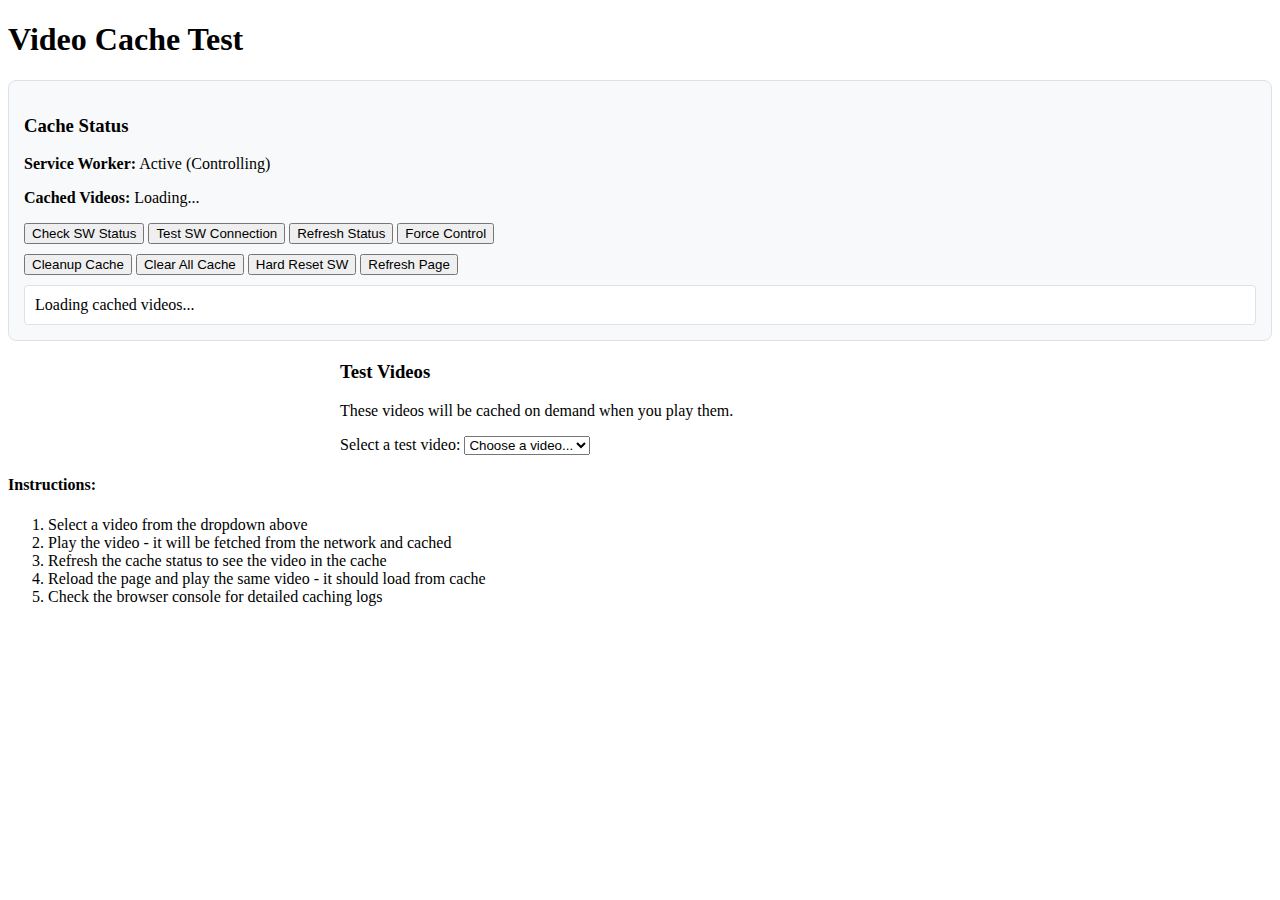
<file: video-cache-test.html>
<!DOCTYPE html>
<html lang="en">
<head>
    <meta charset="UTF-8">
    <meta name="viewport" content="width=device-width, initial-scale=1.0">
    <title>Video Cache Test - Digital Bulletin Board</title>
    <link href="https://cdn.jsdelivr.net/npm/bootstrap@5.3.0/dist/css/bootstrap.min.css" rel="stylesheet">
    <style>
        .video-container {
            max-width: 600px;
            margin: 20px auto;
        }
        .cache-info {
            background: #f8f9fa;
            border: 1px solid #dee2e6;
            border-radius: 8px;
            padding: 15px;
            margin: 20px 0;
        }
        .btn-group {
            margin: 10px 0;
        }
        .video-list {
            max-height: 200px;
            overflow-y: auto;
            background: #fff;
            border: 1px solid #dee2e6;
            border-radius: 4px;
            padding: 10px;
        }
        .video-item {
            font-size: 0.9em;
            padding: 2px 0;
            word-break: break-all;
        }
    </style>
</head>
<body>
    <div class="container">
        <h1 class="text-center my-4">Video Cache Test</h1>
        
        <div class="cache-info">
            <h3>Cache Status</h3>
            <p><strong>Service Worker:</strong> <span id="sw-status">Checking...</span></p>
            <p><strong>Cached Videos:</strong> <span id="cache-count">Loading...</span></p>
            <div class="btn-group">
                <button class="btn btn-info" onclick="checkServiceWorkerStatus()">Check SW Status</button>
                <button class="btn btn-success" onclick="pingServiceWorker()">Test SW Connection</button>
                <button class="btn btn-primary" onclick="refreshCacheStatus()">Refresh Status</button>
                <button class="btn btn-outline-primary" onclick="forceServiceWorkerControl()">Force Control</button>
            </div>
            <div class="btn-group mt-2">
                <button class="btn btn-warning" onclick="cleanupCache()">Cleanup Cache</button>
                <button class="btn btn-danger" onclick="clearCache()">Clear All Cache</button>
                <button class="btn btn-outline-danger" onclick="hardResetServiceWorker()">Hard Reset SW</button>
                <button class="btn btn-secondary" onclick="location.reload()">Refresh Page</button>
            </div>
            <div id="cached-videos" class="video-list mt-3">
                <div class="text-muted">Loading cached videos...</div>
            </div>
        </div>

        <div class="video-container">
            <h3>Test Videos</h3>
            <p class="text-muted">These videos will be cached on demand when you play them.</p>
            
            <div class="mb-3">
                <label for="video-select" class="form-label">Select a test video:</label>
                <select id="video-select" class="form-select" onchange="loadSelectedVideo()">
                    <option value="">Choose a video...</option>
                    <option value="files/videos/CalmHeb1.mp4">CalmHeb1.mp4</option>
                    <option value="files/videos/Shlomo1.mp4">Shlomo1.mp4</option>
                    <option value="files/videos/Arik1.mp4">Arik1.mp4</option>
                    <option value="files/videos/Golan1.mp4">Golan1.mp4</option>
                    <option value="files/videos/LoveHeb1.mp4">LoveHeb1.mp4</option>
                    <option value="files/videos/LoveHeb2.mp4">LoveHeb2.mp4</option>
                </select>
            </div>

            <video id="test-video" controls style="width: 100%; display: none;" preload="metadata">
                Your browser does not support the video tag.
            </video>
            
            <div id="video-info" class="mt-3" style="display: none;">
                <div class="alert alert-info">
                    <strong>Video loaded:</strong> <span id="current-video-url"></span><br>
                    <small>Check the browser console for caching information.</small>
                </div>
            </div>
        </div>

        <div class="mt-4">
            <h4>Instructions:</h4>
            <ol>
                <li>Select a video from the dropdown above</li>
                <li>Play the video - it will be fetched from the network and cached</li>
                <li>Refresh the cache status to see the video in the cache</li>
                <li>Reload the page and play the same video - it should load from cache</li>
                <li>Check the browser console for detailed caching logs</li>
            </ol>
        </div>
    </div>

    <script>
        // Simplified service worker registration
        if ('serviceWorker' in navigator) {
            navigator.serviceWorker.register('/sw.js', { updateViaCache: 'none' })
                .then(registration => {
                    console.log('SW registered: ', registration);

                    // Simple approach - just wait and check status
                    setTimeout(() => {
                        checkServiceWorkerStatus();
                        // Try to refresh cache status regardless of control status
                        setTimeout(refreshCacheStatus, 500);
                    }, 1000);
                })
                .catch(registrationError => {
                    console.log('SW registration failed: ', registrationError);
                    document.getElementById('cache-count').textContent = 'SW Registration Failed';
                    document.getElementById('sw-status').textContent = 'Registration Failed';
                });
        } else {
            document.getElementById('cache-count').textContent = 'SW Not Supported';
            document.getElementById('sw-status').textContent = 'Not Supported';
        }

        // Initial status check
        setTimeout(checkServiceWorkerStatus, 100);

        // Simple direct service worker communication
        async function sendMessageToServiceWorker(message) {
            if (!('serviceWorker' in navigator)) {
                throw new Error('Service workers not supported');
            }

            // Get the registration directly
            const registration = await navigator.serviceWorker.getRegistration();
            if (!registration) {
                throw new Error('No service worker registration found');
            }

            // Try different service worker states
            let serviceWorker = null;
            if (registration.active && navigator.serviceWorker.controller) {
                serviceWorker = navigator.serviceWorker.controller;
                console.log('Using controlling service worker');
            } else if (registration.active) {
                serviceWorker = registration.active;
                console.log('Using active service worker (not controlling)');
            } else {
                throw new Error('No active service worker available');
            }

            return new Promise((resolve, reject) => {
                const messageChannel = new MessageChannel();

                // Set up timeout
                const timeout = setTimeout(() => {
                    reject(new Error('Service worker message timeout (5s)'));
                }, 5000);

                messageChannel.port1.onmessage = (event) => {
                    clearTimeout(timeout);
                    console.log('Received response from service worker:', event.data);

                    if (event.data && event.data.success !== undefined) {
                        if (event.data.success) {
                            resolve(event.data);
                        } else {
                            reject(new Error(event.data.error || 'Service worker message failed'));
                        }
                    } else {
                        // Handle cases where response doesn't have success field
                        resolve(event.data);
                    }
                };

                console.log('Sending message to service worker:', message);
                serviceWorker.postMessage(message, [messageChannel.port2]);
            });
        }

        // Check service worker status
        function checkServiceWorkerStatus() {
            const statusElement = document.getElementById('sw-status');

            if (!('serviceWorker' in navigator)) {
                statusElement.textContent = 'Not Supported';
                statusElement.className = 'text-danger';
                return;
            }

            const registration = navigator.serviceWorker.getRegistration();
            registration.then(reg => {
                if (!reg) {
                    statusElement.textContent = 'Not Registered';
                    statusElement.className = 'text-danger';
                    return;
                }

                let status = '';
                if (reg.installing) status += 'Installing ';
                if (reg.waiting) status += 'Waiting ';
                if (reg.active) status += 'Active ';

                const controller = navigator.serviceWorker.controller;
                if (controller) {
                    status += '(Controlling)';
                    statusElement.className = 'text-success';
                } else {
                    status += '(Not Controlling)';
                    statusElement.className = 'text-warning';
                }

                statusElement.textContent = status || 'Unknown';
                console.log('SW Status:', { registration: reg, controller: controller, status: status });
            });
        }

        // Hard reset service worker - unregister and re-register
        async function hardResetServiceWorker() {
            if (!('serviceWorker' in navigator)) {
                alert('Service workers not supported');
                return;
            }

            try {
                console.log('Starting hard reset of service worker...');

                // Get all registrations
                const registrations = await navigator.serviceWorker.getRegistrations();
                console.log('Found registrations:', registrations.length);

                // Unregister all service workers
                for (let registration of registrations) {
                    console.log('Unregistering service worker:', registration.scope);
                    await registration.unregister();
                }

                // Clear all caches
                const cacheNames = await caches.keys();
                console.log('Clearing caches:', cacheNames);
                for (let cacheName of cacheNames) {
                    await caches.delete(cacheName);
                }

                // Update status
                document.getElementById('sw-status').textContent = 'Unregistered';
                document.getElementById('sw-status').className = 'text-warning';
                document.getElementById('cache-count').textContent = 'Reset';

                alert('Service worker hard reset complete. The page will reload to re-register.');

                // Reload the page to re-register
                setTimeout(() => {
                    location.reload();
                }, 1000);

            } catch (error) {
                console.error('Hard reset failed:', error);
                alert('Hard reset failed: ' + error.message);
            }
        }

        // Force service worker to take control
        async function forceServiceWorkerControl() {
            try {
                // First try to get the registration
                const registration = await navigator.serviceWorker.getRegistration();
                if (!registration) {
                    throw new Error('No service worker registration found');
                }

                // If there's a waiting service worker, activate it
                if (registration.waiting) {
                    console.log('Activating waiting service worker...');
                    registration.waiting.postMessage({ type: 'SKIP_WAITING' });

                    // Wait for activation
                    await new Promise(resolve => {
                        registration.waiting.addEventListener('statechange', function() {
                            if (this.state === 'activated') {
                                resolve();
                            }
                        });
                    });
                }

                // Now try to claim clients
                if (registration.active) {
                    console.log('Forcing service worker to claim clients...');

                    // Try using the message API first
                    try {
                        await sendMessageToServiceWorker({ type: 'CLAIM_CLIENTS' });
                        console.log('Service worker claimed clients via message');
                    } catch (msgError) {
                        console.log('Message method failed, trying direct approach:', msgError);
                        // If message fails, the SW should have claimed during activation
                    }

                    // Wait a bit and check status
                    setTimeout(() => {
                        checkServiceWorkerStatus();
                        if (navigator.serviceWorker.controller) {
                            alert('Service Worker is now controlling the page!');
                        } else {
                            alert('Service Worker is active but still not controlling. Try refreshing the page.');
                        }
                    }, 500);
                } else {
                    throw new Error('No active service worker found');
                }

            } catch (error) {
                console.error('Failed to force service worker control:', error);
                alert('Failed to force control: ' + error.message + '\n\nTry refreshing the page.');
            }
        }

        // Test service worker connection
        async function pingServiceWorker() {
            try {
                const result = await sendMessageToServiceWorker({ type: 'PING' });
                alert('Service Worker is working! Response: ' + result.message);
                console.log('Ping successful:', result);
                document.getElementById('sw-status').textContent = 'Active (Controlling)';
                document.getElementById('sw-status').className = 'text-success';
            } catch (error) {
                alert('Service Worker ping failed: ' + error.message);
                console.error('Ping failed:', error);
                document.getElementById('sw-status').textContent = 'Error: ' + error.message;
                document.getElementById('sw-status').className = 'text-danger';
            }
        }

        // Cache management functions
        async function refreshCacheStatus() {
            try {
                document.getElementById('cache-count').textContent = 'Loading...';
                document.getElementById('cached-videos').innerHTML = '<div class="text-muted">Loading...</div>';

                const result = await sendMessageToServiceWorker({ type: 'GET_VIDEO_CACHE_STATUS' });
                document.getElementById('cache-count').textContent = result.count;

                const videosContainer = document.getElementById('cached-videos');
                if (result.cachedVideos.length === 0) {
                    videosContainer.innerHTML = '<div class="text-muted">No videos cached yet</div>';
                } else {
                    videosContainer.innerHTML = result.cachedVideos.map(url =>
                        `<div class="video-item">• ${url.split('/').pop()}</div>`
                    ).join('');
                }

                console.log('Cache status:', result);
            } catch (error) {
                console.error('Failed to get cache status:', error);
                document.getElementById('cache-count').textContent = 'Error';
                document.getElementById('cached-videos').innerHTML =
                    `<div class="text-danger">Error: ${error.message}</div>`;
            }
        }

        async function cleanupCache() {
            try {
                await sendMessageToServiceWorker({ type: 'CLEANUP_VIDEO_CACHE' });
                alert('Cache cleanup completed');
                refreshCacheStatus();
            } catch (error) {
                console.error('Failed to cleanup cache:', error);
                alert('Cache cleanup failed: ' + error.message);
            }
        }

        async function clearCache() {
            if (confirm('Are you sure you want to clear all cached videos?')) {
                try {
                    await sendMessageToServiceWorker({ type: 'CLEAR_VIDEO_CACHE' });
                    alert('Video cache cleared');
                    refreshCacheStatus();
                } catch (error) {
                    console.error('Failed to clear cache:', error);
                    alert('Cache clear failed: ' + error.message);
                }
            }
        }

        // Video loading
        function loadSelectedVideo() {
            const select = document.getElementById('video-select');
            const video = document.getElementById('test-video');
            const videoInfo = document.getElementById('video-info');
            const currentVideoUrl = document.getElementById('current-video-url');
            
            if (select.value) {
                video.src = select.value;
                video.style.display = 'block';
                videoInfo.style.display = 'block';
                currentVideoUrl.textContent = select.value;
                
                console.log('Loading video:', select.value);
                
                // Add event listeners to track loading
                video.addEventListener('loadstart', () => {
                    console.log('Video load started');
                });
                
                video.addEventListener('canplay', () => {
                    console.log('Video can play - likely cached or fully loaded');
                });
                
                video.addEventListener('error', (e) => {
                    console.error('Video error event:', e);
                    if (video.error) {
                        console.error('Video error details:', {
                            code: video.error.code,
                            message: video.error.message,
                            MEDIA_ERR_ABORTED: MediaError.MEDIA_ERR_ABORTED,
                            MEDIA_ERR_NETWORK: MediaError.MEDIA_ERR_NETWORK,
                            MEDIA_ERR_DECODE: MediaError.MEDIA_ERR_DECODE,
                            MEDIA_ERR_SRC_NOT_SUPPORTED: MediaError.MEDIA_ERR_SRC_NOT_SUPPORTED
                        });
                    }
                });
            } else {
                video.style.display = 'none';
                videoInfo.style.display = 'none';
            }
        }
    </script>
</body>
</html>
</file>
